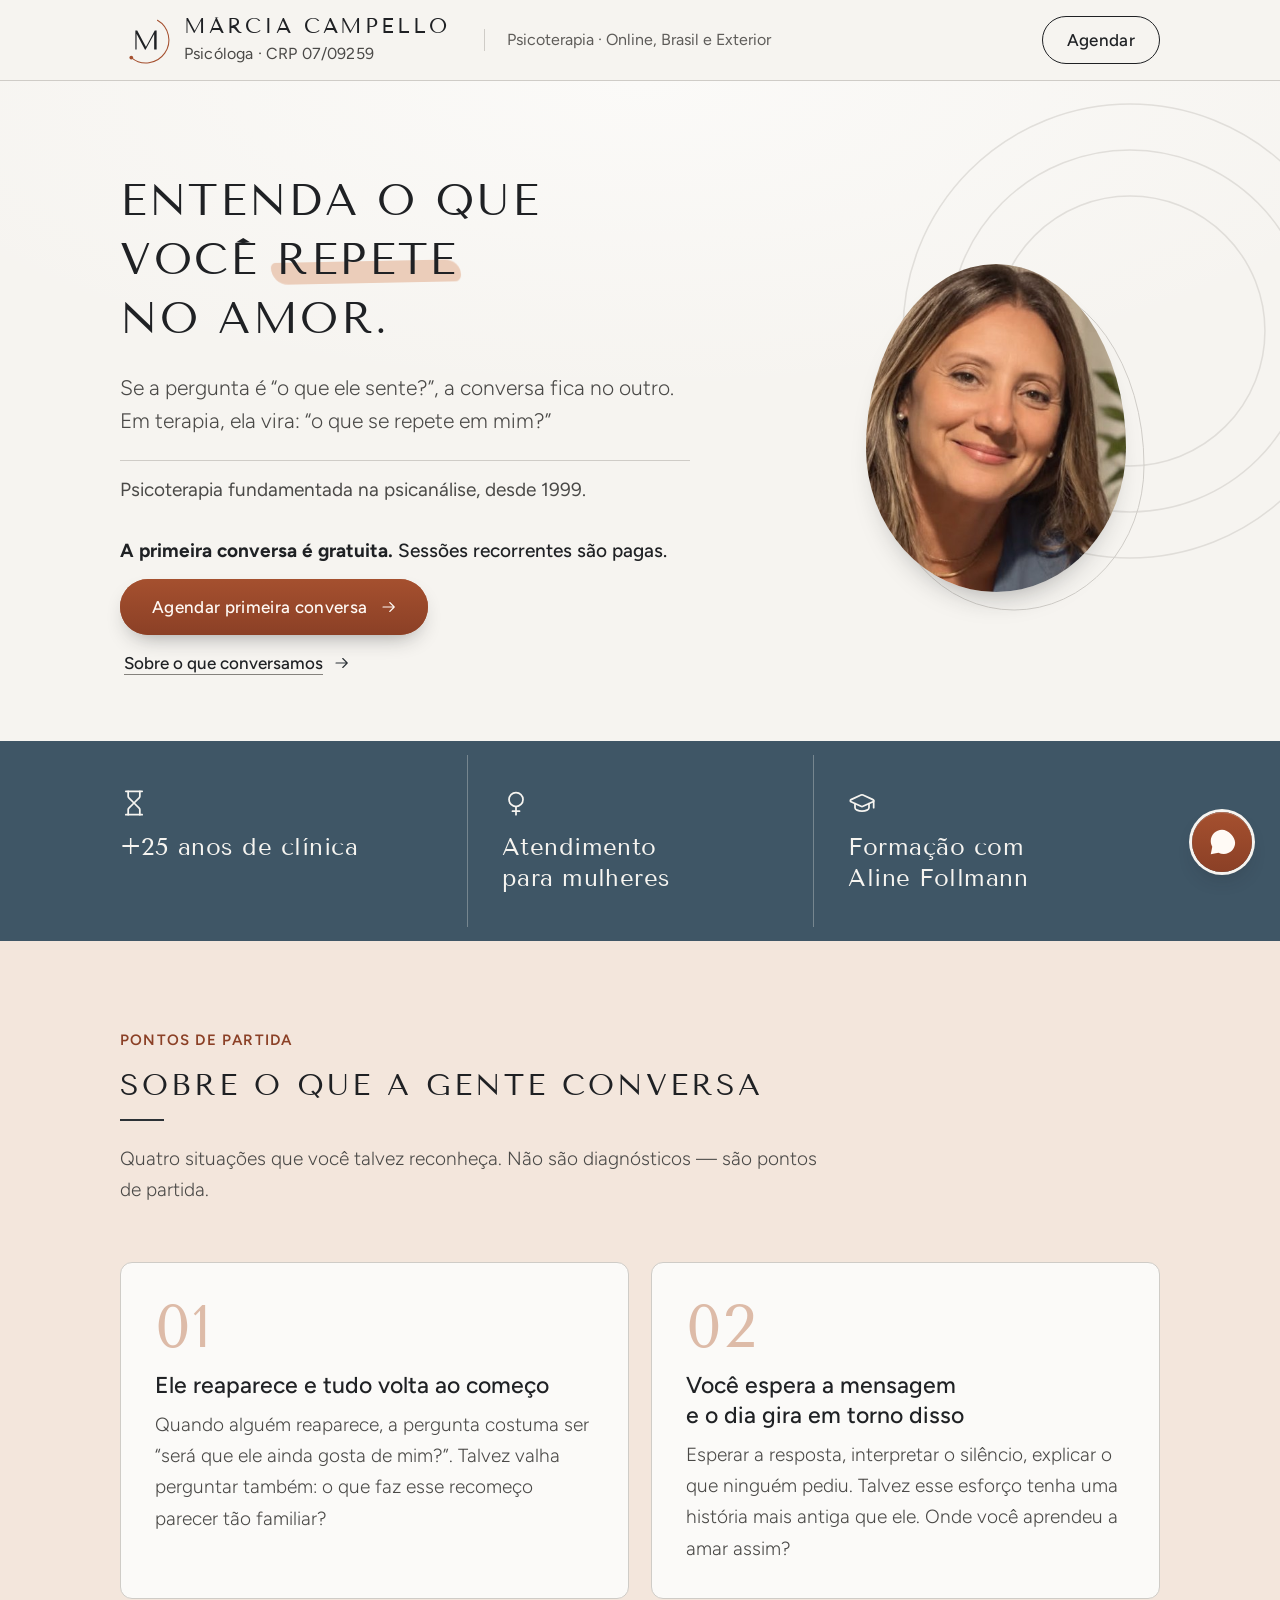
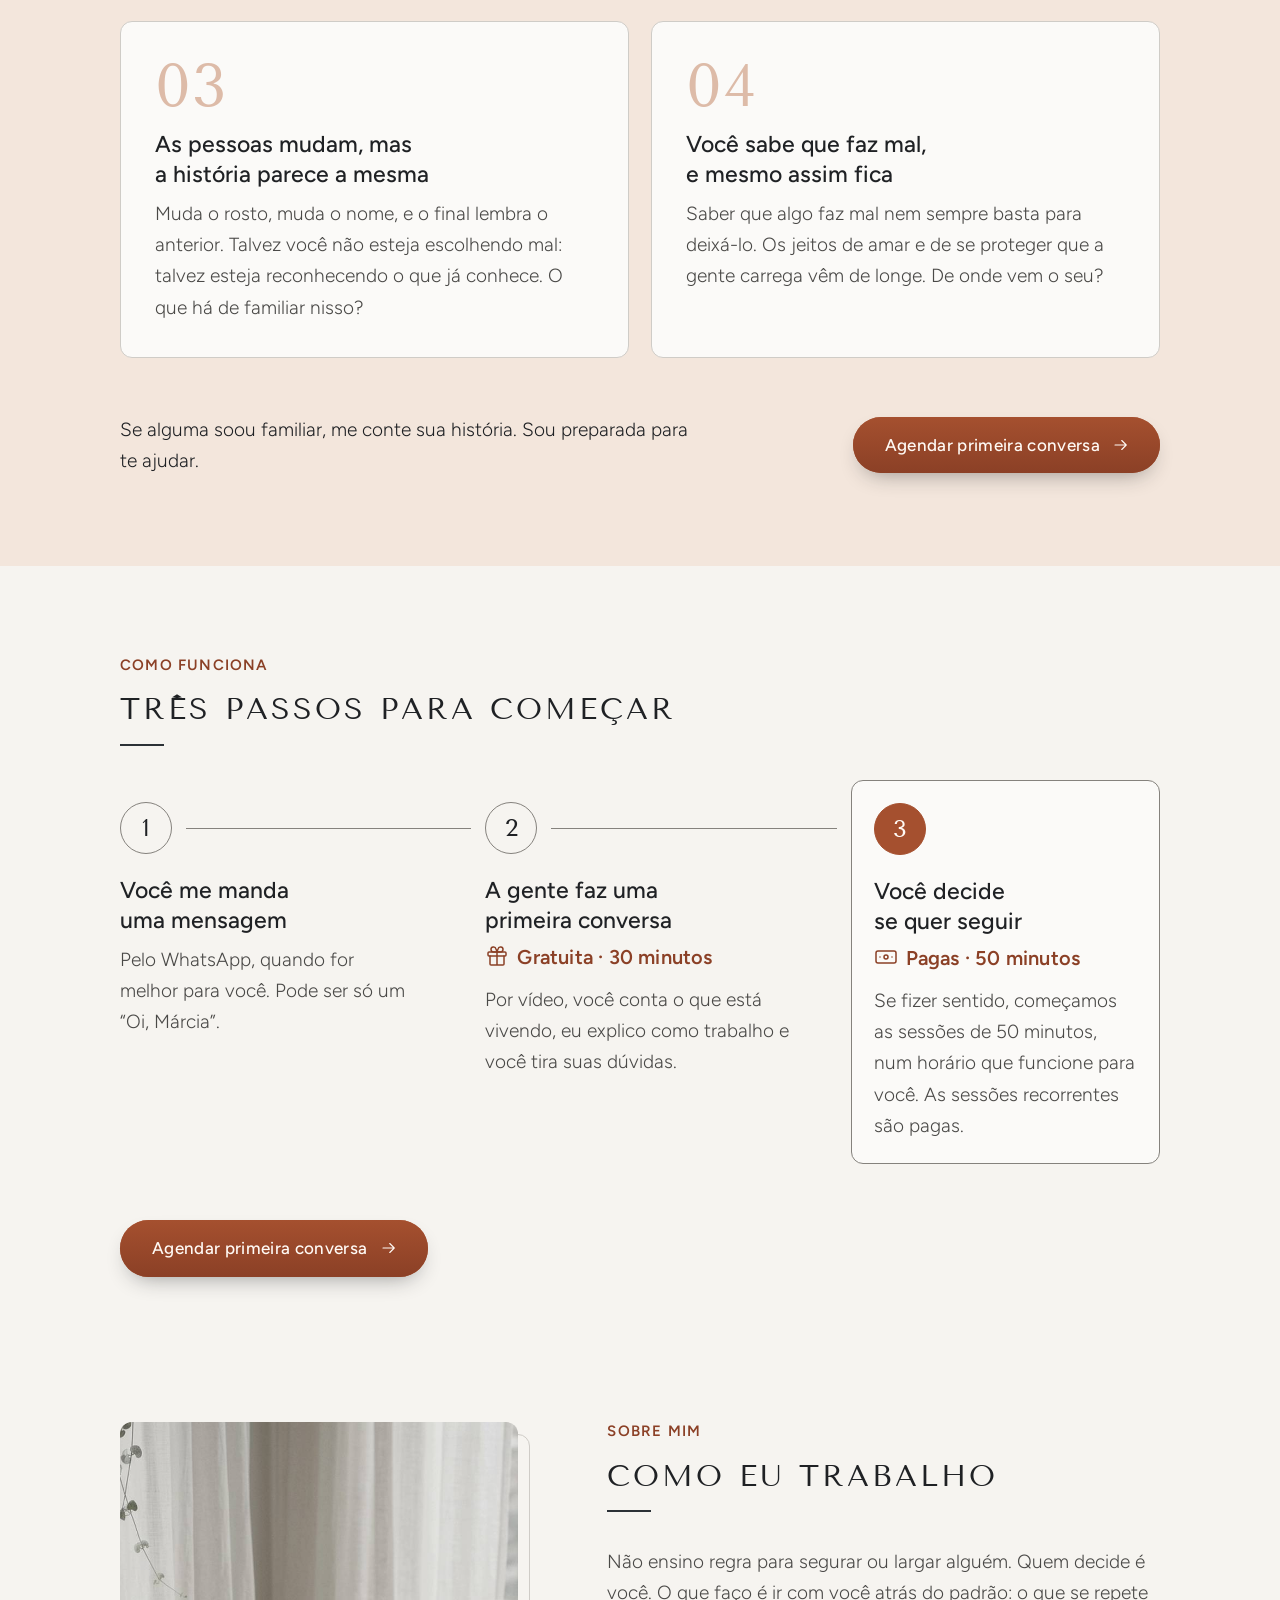
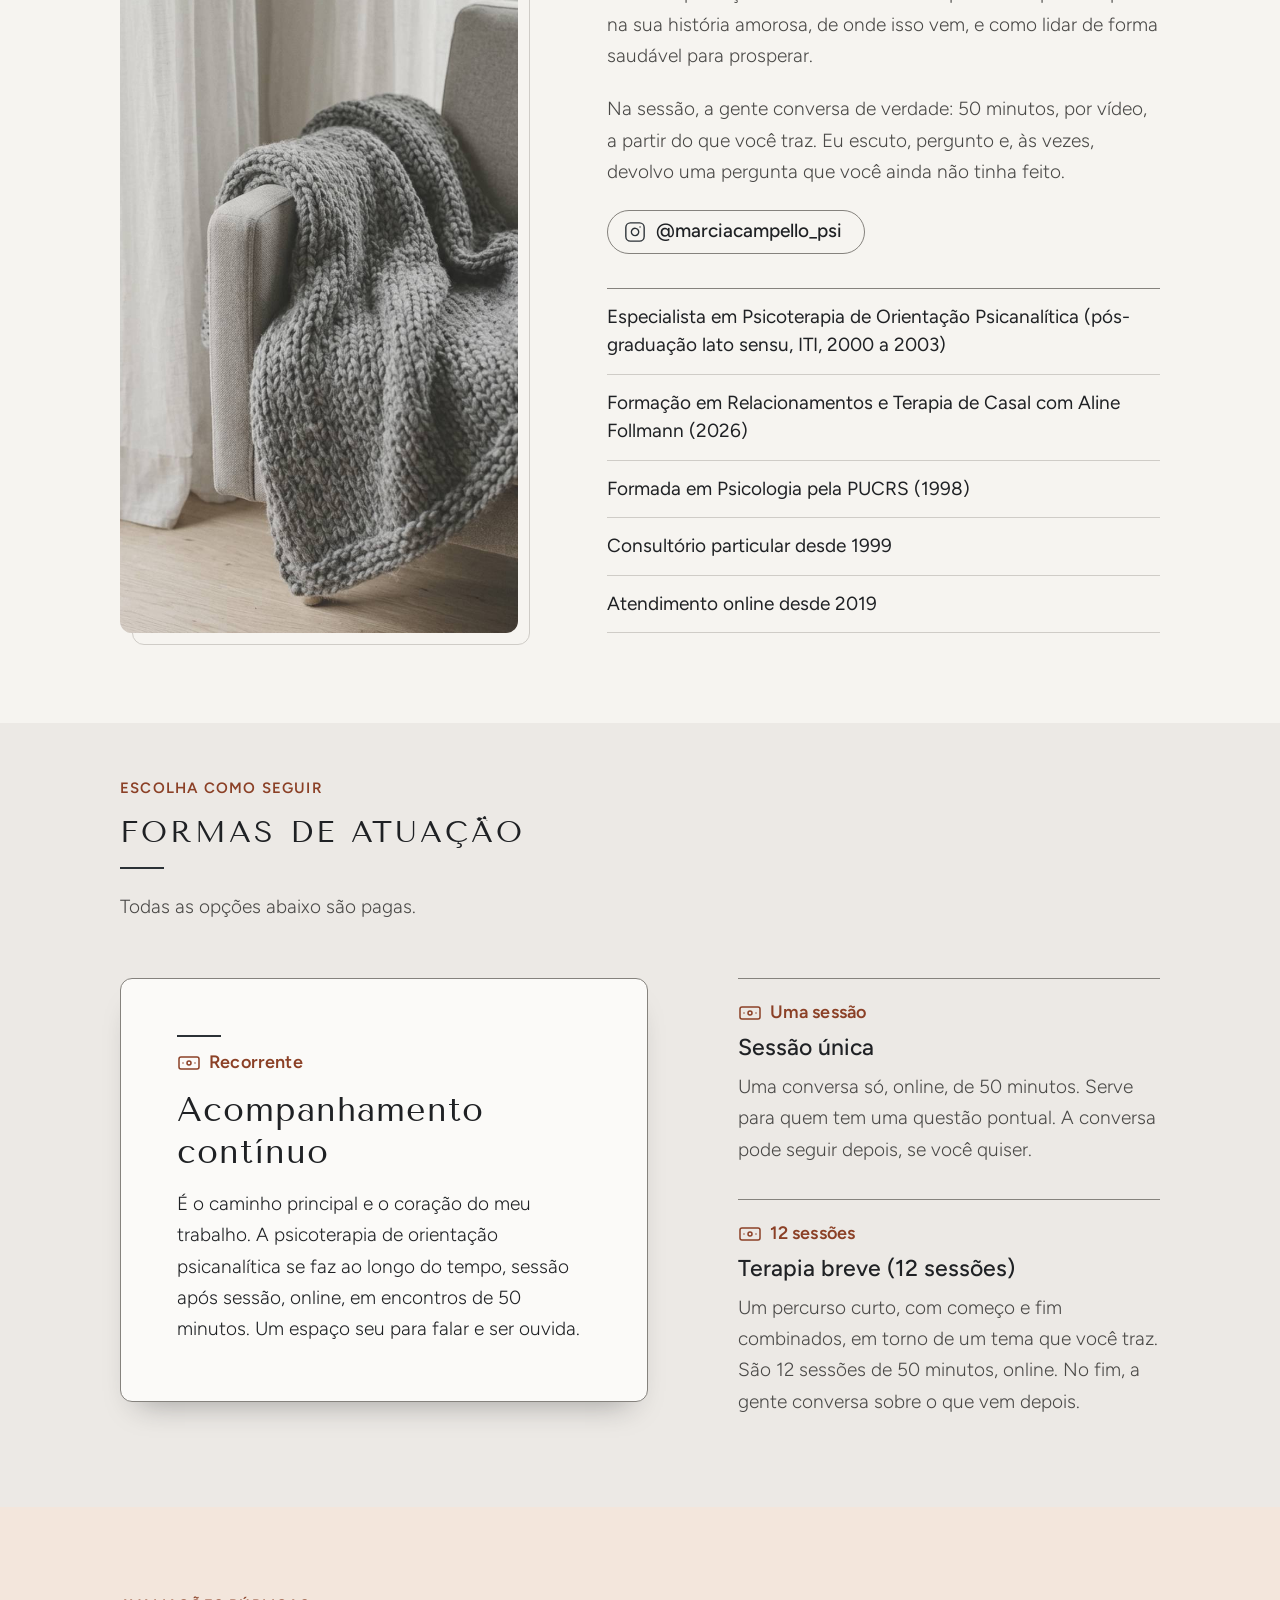
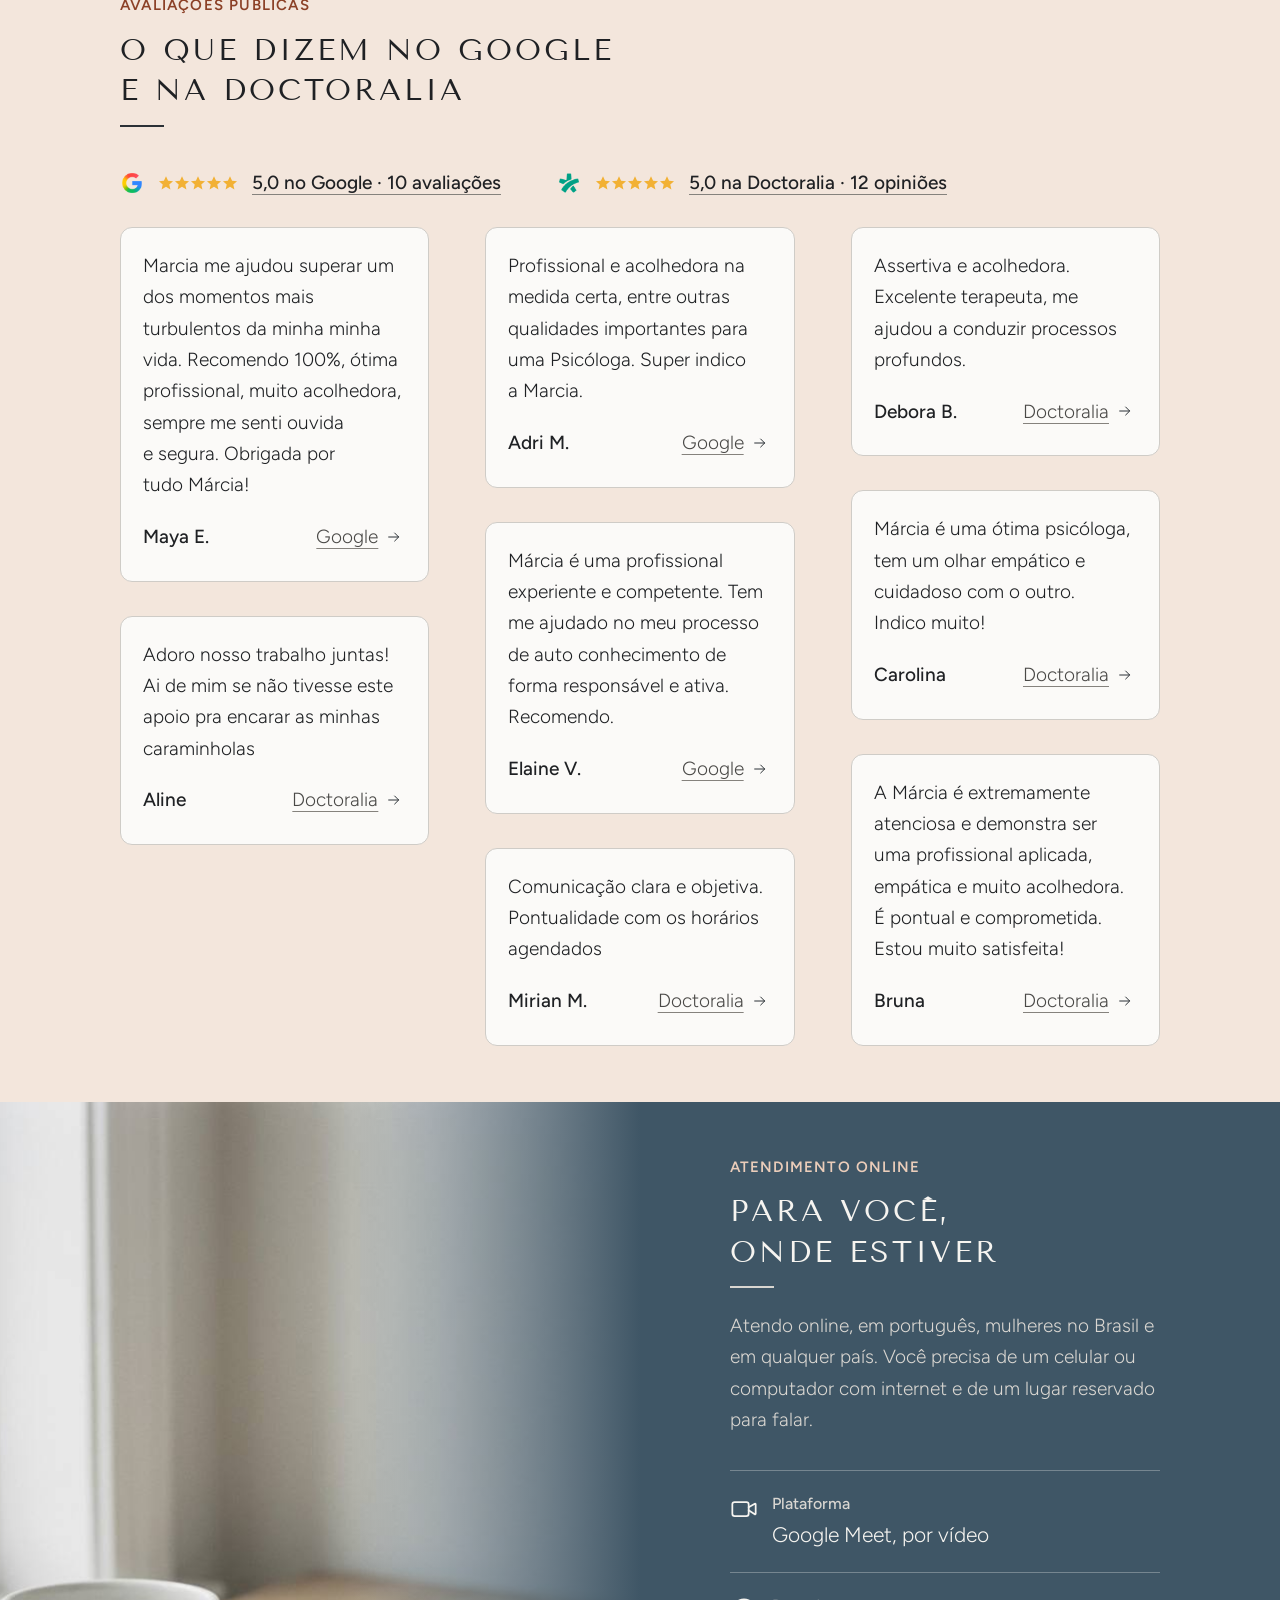
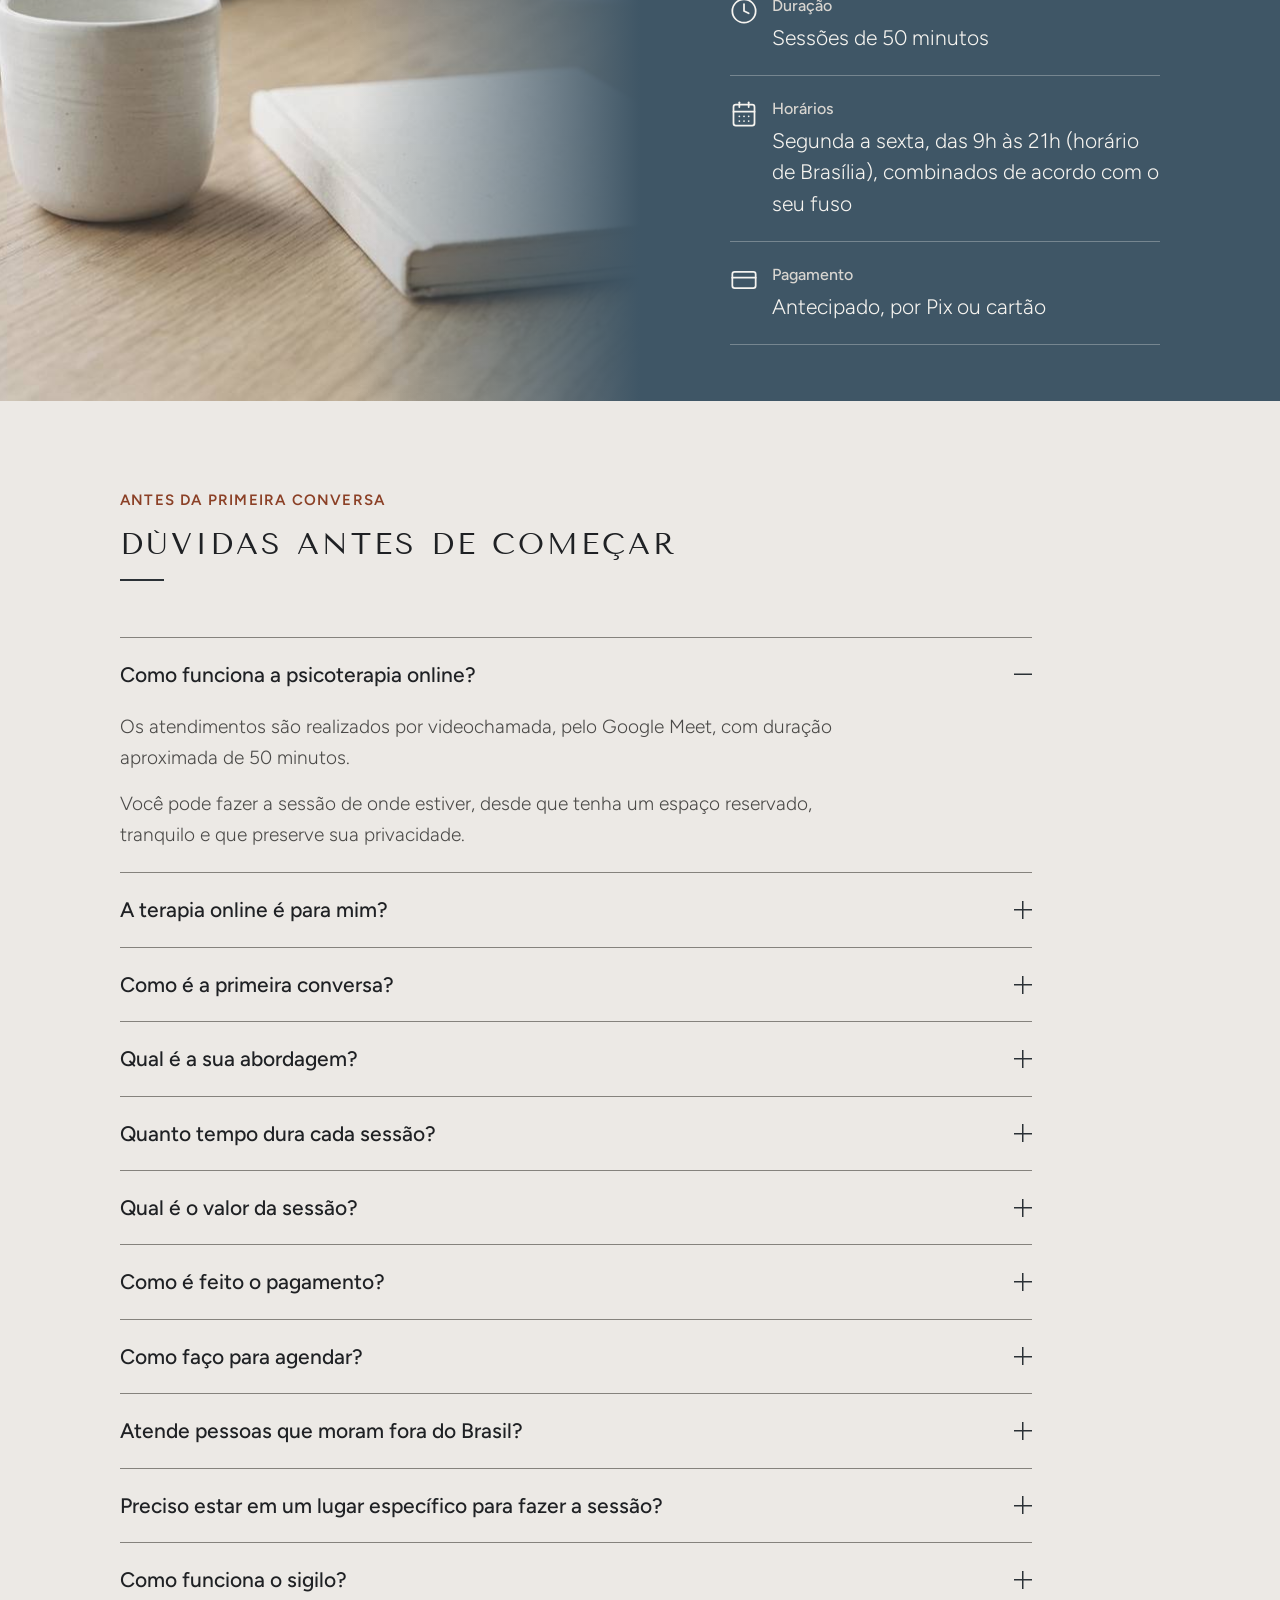
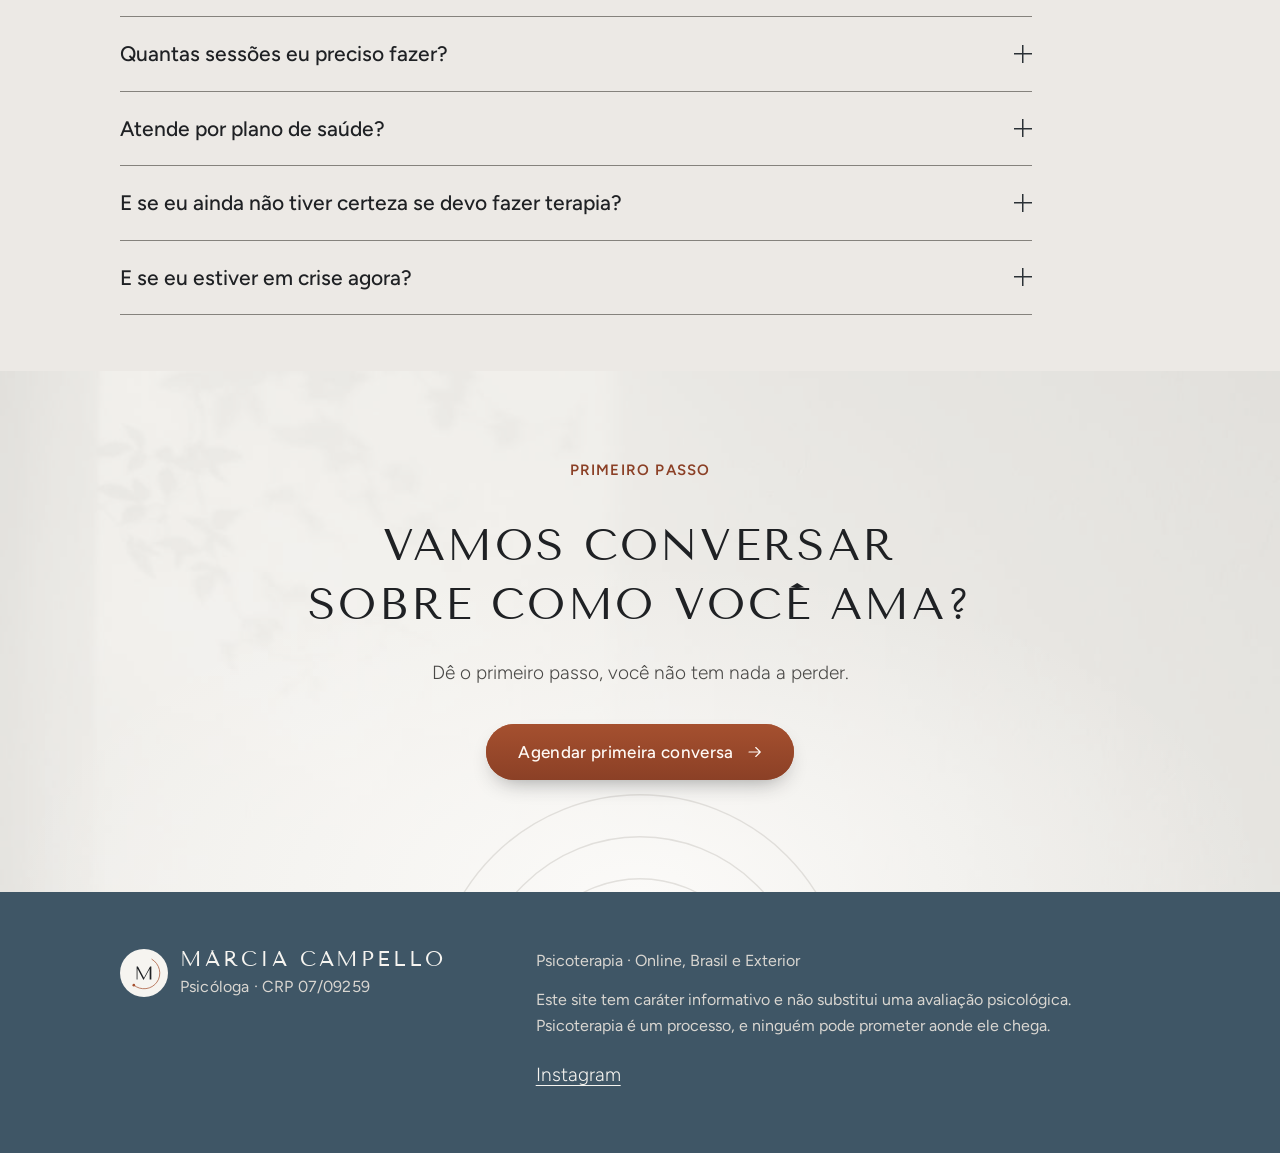
<file: index.html>
<!doctype html>
<html lang="pt-BR">
<head>
<meta charset="utf-8">
<meta name="viewport" content="width=device-width, initial-scale=1">
<title>Márcia Campello, Psicóloga | Orientação psicanalítica</title>
<!--
Função: site da Márcia Campello (psicóloga, CRP 07/09259), página única na espinha do blueprint de LP de médico. Rodadas 1 a 7 (a 7 promoveu a proposta de cores a pagina principal): espinha (header, hero, autoridade, servicos, porque, formas, prova, local, faq, cta-final e rodape; na rodada 7 a faixa de beneficios saiu e o local subiu para antes do faq, a pedido do Felipe, 25/10/2026; a prova saiu na rodada 4 e voltou na 5 com as avaliações públicas do Google e da Doctoralia, a pedido do Felipe, 20/10/2026), mais o widget de WhatsApp. O texto mora em copy.md (um bloco ## chave por pedaço) e o gabarito verifica.py cobra que o que está aqui bate com ele.
Data: 2026-10-25. Icones: Lucide v0.475.0 (licenca ISC), embutidos pelo monta.py. Marca: external/doctors/marcia/wiki/concepts/marca-marcia (tokens.css copiado para assets/tokens.css, copia de deploy, não se edita aqui).
No ar em https://marciacampello.com.br/ (26/10/2026, Felipe: "site aprovado"): sem meta robots, canonical e og no domínio.
-->
<meta name="description" content="Psicóloga Márcia Campello (CRP 07/09259). Psicoterapia de orientação psicanalítica para mulheres que querem entender o amor. Online, Brasil e Exterior.">
<meta name="theme-color" content="#F6F4F0">
<link rel="canonical" href="https://marciacampello.com.br/">
<link rel="icon" type="image/svg+xml" href="assets/favicon.svg">
<link rel="icon" type="image/png" sizes="32x32" href="assets/favicon-32.png">
<link rel="apple-touch-icon" href="assets/favicon-180.png">
<meta property="og:type" content="website">
<meta property="og:locale" content="pt_BR">
<meta property="og:site_name" content="Márcia Campello">
<meta property="og:title" content="Entenda o que você repete no amor | Márcia Campello, Psicóloga">
<meta property="og:description" content="Psicoterapia de orientação psicanalítica, com consultório desde 1999. Márcia Campello, Psicóloga, CRP 07/09259. Online, Brasil e Exterior.">
<meta property="og:url" content="https://marciacampello.com.br/">
<meta property="og:image" content="https://marciacampello.com.br/assets/og-marcia-1200x630.png">
<meta property="og:image:width" content="1200">
<meta property="og:image:height" content="630">
<meta name="twitter:card" content="summary_large_image">
<meta name="twitter:title" content="Entenda o que você repete no amor | Márcia Campello, Psicóloga">
<meta name="twitter:description" content="Psicoterapia de orientação psicanalítica, com consultório desde 1999. Márcia Campello, Psicóloga, CRP 07/09259. Online, Brasil e Exterior.">
<meta name="twitter:image" content="https://marciacampello.com.br/assets/og-marcia-1200x630.png">

<script>(function(w,d,s,l,i){w[l]=w[l]||[];w[l].push({'gtm.start':new Date().getTime(),event:'gtm.js'});var f=d.getElementsByTagName(s)[0],j=d.createElement(s),dl=l!='dataLayer'?'&l='+l:'';j.async=true;j.src='https://www.googletagmanager.com/gtm.js?id='+i+dl;f.parentNode.insertBefore(j,f);})(window,document,'script','dataLayer','GTM-W85V49NV');</script>

<link rel="preload" href="assets/fonts/TenorSans.ttf" as="font" type="font/ttf" crossorigin>
<link rel="preload" href="assets/fonts/Figtree.ttf" as="font" type="font/ttf" crossorigin>
<link rel="stylesheet" href="assets/tokens.css">
<noscript><style>button[data-wa],.wafloat{display:none!important}.sticky{display:flex!important}body{padding-bottom:calc(var(--sticky-h) + env(safe-area-inset-bottom))!important}</style></noscript>
<style>
@font-face{font-family:'Tenor Sans';src:url('assets/fonts/TenorSans.ttf') format('truetype');font-weight:400;font-style:normal;font-display:swap}
@font-face{font-family:'Figtree';src:url('assets/fonts/Figtree.ttf') format('truetype');font-weight:300 900;font-style:normal;font-display:swap}

/* ---------- base ---------- */
*{box-sizing:border-box}
html{-webkit-text-size-adjust:100%;scroll-behavior:smooth;scroll-padding-top:96px;scrollbar-color:var(--marcia-hair-forte) var(--marcia-paper-2)}
body{margin:0;background:var(--marcia-paper);color:var(--marcia-ink);font-family:var(--marcia-body);font-weight:var(--marcia-peso-corpo);font-size:var(--marcia-t-corpo);line-height:var(--marcia-lh-corpo);-webkit-font-smoothing:antialiased;font-synthesis:none;padding-bottom:calc(var(--sticky-h) + env(safe-area-inset-bottom))}
::selection{background:var(--marcia-highlight);color:var(--marcia-ink)}
:focus-visible{outline:3px solid var(--marcia-ink);outline-offset:3px}
img{max-width:100%;height:auto}
svg{display:block}
p{margin:0 0 1.1em;max-width:62ch;text-wrap:pretty}
a{color:var(--marcia-accent-deep);text-underline-offset:.2em;text-decoration-thickness:1px}
button{font:inherit;color:inherit}
:root{
  --sticky-h:76px;
  --site-t-item:23px;          /* degrau proprio do site: titulo de item, entre o corpo (19) e o h2 (22 a 30), a 2px ou mais de cada vizinho */
  --wrap-pad:clamp(16px,4vw,40px);
}
.wrap{max-width:1120px;margin:0 auto;padding:0 var(--wrap-pad)}
.pular{position:absolute;left:-9999px;top:8px;z-index:100;background:var(--marcia-ink);color:var(--marcia-paper);padding:12px 18px;border-radius:var(--marcia-r-campo)}
.pular:focus{left:12px}

/* ---------- tipos ---------- */
h1,h2{margin:0;font-family:var(--marcia-display);font-weight:400;text-transform:uppercase;text-wrap:balance;line-height:var(--marcia-lh-titulo)}
h1{font-size:var(--marcia-t-display);letter-spacing:var(--marcia-track-titulo)}
h2{font-size:var(--marcia-t-h2);letter-spacing:var(--marcia-track-h2)}
h3{margin:0 0 var(--marcia-e-1);font-family:var(--marcia-body);font-weight:var(--marcia-peso-botao);font-size:var(--site-t-item);line-height:1.3;text-wrap:balance}
.lede{font-size:var(--marcia-t-lede);line-height:1.6;color:var(--marcia-ink-2)}
.leg{font-size:var(--marcia-t-legenda);line-height:var(--marcia-lh-legenda);font-weight:var(--marcia-peso-legenda);color:var(--marcia-ink-3)}

/* marca-texto: uma palavra por titulo. Entra uma vez, na carga, e para */
.mt{position:relative;display:inline-block;z-index:0;white-space:nowrap}
.mt::before{content:"";position:absolute;z-index:-1;left:-.12em;right:-.06em;bottom:.1em;height:.5em;background:var(--marcia-highlight);border-radius:.15em .5em .2em .55em;transform:rotate(-1.1deg)}
.js .mt::before{animation:mt-entra 1s .3s var(--marcia-ease) both}
@keyframes mt-entra{from{transform:rotate(-1.1deg) scaleX(0);transform-origin:left center}to{transform:rotate(-1.1deg) scaleX(1);transform-origin:left center}}

/* ---------- botao: capsula terracota, um por dobra ---------- */
.btn{position:relative;isolation:isolate;display:inline-flex;align-items:center;justify-content:center;gap:12px;min-height:var(--marcia-toque);padding:17px 30px 17px 32px;border:0;border-radius:var(--marcia-r-btn);font-family:var(--marcia-body);font-weight:var(--marcia-peso-botao);font-size:var(--marcia-t-botao);line-height:1.3;letter-spacing:.02em;color:var(--marcia-on-accent);background-color:var(--marcia-accent);box-shadow:var(--marcia-sombra-btn);cursor:pointer;text-decoration:none;white-space:nowrap;transition:transform var(--marcia-dur) var(--marcia-ease),box-shadow var(--marcia-dur) var(--marcia-ease)}
.btn::before,.btn::after{content:"";position:absolute;inset:0;border-radius:inherit;z-index:-1}
.btn::before{background:var(--marcia-cta-gradient)}
.btn::after{background:var(--marcia-cta-gradient-hover);opacity:0;transition:opacity var(--marcia-dur) var(--marcia-ease)}
.btn:hover{transform:translateY(-2px);box-shadow:var(--marcia-sombra-btn-hover)}
.btn:hover::after{opacity:1}
.btn .seta-b{width:18px;height:18px;flex:none;transition:transform var(--marcia-dur) var(--marcia-ease)}
.btn:hover .seta-b{transform:translateX(4px)}
@media (max-width:480px){.btn{white-space:normal}}
/* link de apoio: texto em tinta, seta em grafite (um dos dois detalhes de grafite da dobra) */
.link-seta{display:inline-flex;align-items:center;gap:10px;min-height:var(--marcia-toque);padding:0 4px;color:var(--marcia-ink);font-size:var(--marcia-t-botao);font-weight:var(--marcia-peso-botao);line-height:1.2;text-decoration:underline;text-decoration-color:var(--marcia-hair-forte);text-decoration-thickness:1px;text-underline-offset:.3em}
.link-seta:hover{text-decoration-thickness:2px}
.link-seta .seta{width:18px;height:18px;flex:none;color:var(--marcia-graphite);transition:transform var(--marcia-dur) var(--marcia-ease)}
.link-seta:hover .seta{transform:translateX(4px)}
.filete-g{display:block;width:44px;height:2px;margin:var(--marcia-e-2) 0 0;background:var(--marcia-graphite)}

/* ---------- wordmark e header ---------- */
.wm{display:inline-block;--wm:21px;text-decoration:none;color:var(--marcia-ink)}
.wm b{display:block;white-space:nowrap;font-family:var(--marcia-display);font-weight:400;font-size:var(--wm);line-height:1.1;letter-spacing:var(--marcia-track-wordmark);text-transform:uppercase}
.wm span{display:block;margin-top:.4em;font-size:max(var(--marcia-t-legenda),calc(var(--wm) * .5));line-height:1.3;font-weight:var(--marcia-peso-legenda);letter-spacing:.01em;color:var(--marcia-ink-2)}
.topo-site{position:sticky;top:0;z-index:40;background:var(--marcia-paper);border-bottom:1px solid var(--marcia-hair)}
.topo-site .wrap{display:flex;align-items:center;justify-content:space-between;gap:var(--marcia-e-3);padding-top:11px;padding-bottom:11px}
.marca{display:flex;align-items:center;gap:12px;text-decoration:none;min-width:0}
.marca img{width:46px;height:46px;flex:none}
.topo-site .linha{display:none;margin:0;max-width:none;padding-left:var(--marcia-e-3);border-left:1px solid var(--marcia-hair);color:var(--marcia-ink-3);font-size:var(--marcia-t-legenda);line-height:1.4;font-weight:var(--marcia-peso-legenda)}
.topo-site .btn-linha{display:none}
.btn-linha{align-items:center;min-height:var(--marcia-toque);padding:9px 24px;border:1px solid var(--marcia-ink);border-radius:var(--marcia-r-btn);background:transparent;color:var(--marcia-ink);font-family:var(--marcia-body);font-weight:var(--marcia-peso-botao);font-size:var(--marcia-t-botao);letter-spacing:.02em;cursor:pointer;transition:background var(--marcia-dur) var(--marcia-ease),color var(--marcia-dur) var(--marcia-ease)}
.btn-linha:hover{background:var(--marcia-ink);color:var(--marcia-paper)}

/* ---------- hero ---------- */
.hero{position:relative;overflow:hidden;padding:var(--marcia-e-4) 0 var(--marcia-e-6)}
.hero .glow{position:absolute;inset:0 0 auto 0;height:75%;background:radial-gradient(90% 90% at 50% 0%,var(--marcia-surface) 0%,transparent 70%);pointer-events:none}
.aneis{position:absolute;pointer-events:none;opacity:.55}
.aneis circle{fill:none;stroke:var(--marcia-line);stroke-width:1}
.hero .aneis{right:-150px;top:-40px;width:340px;height:340px}
.hero .wrap{position:relative;display:grid;gap:var(--marcia-e-3)}
.hero h1{max-width:20ch}
.hero .lede{margin:var(--marcia-e-3) 0 0;max-width:30em}
.hero .cred{margin:var(--marcia-e-3) 0 0;padding-top:var(--marcia-e-2);border-top:1px solid var(--marcia-hair);max-width:34em;color:var(--marcia-ink-2);font-size:var(--marcia-t-corpo);font-weight:var(--marcia-peso-legenda);line-height:1.55}
.hero .oferta{margin:var(--marcia-e-4) 0 0;color:var(--marcia-ink);font-size:var(--marcia-t-corpo);font-weight:var(--marcia-peso-botao);line-height:1.4}
.hero .oferta strong{font-weight:700}
.hero .acoes{display:flex;flex-wrap:wrap;align-items:center;gap:6px 28px;margin-top:var(--marcia-e-2)}
/* celular: o rosto vem antes do H1 (order:-1), de 150px de largura (rodada 7; era 120px), alinhado a esquerda com o texto. Desktop volta ao lado (order:0) */
.moldura{position:relative;order:-1;width:150px;height:191px;justify-self:start}
.moldura .contorno{position:absolute;left:0;top:0;width:150px;height:191px;overflow:visible;pointer-events:none;z-index:0}
.moldura .contorno path{fill:none;stroke:var(--marcia-line);stroke-width:1;stroke-linecap:round}
.moldura .contorno.d{display:none}
.retrato{position:relative;z-index:1;width:150px;height:191px;border-radius:var(--marcia-r-foto);overflow:hidden;box-shadow:var(--marcia-sombra-foto);background:var(--marcia-paper-2)}
.retrato img{display:block;width:100%;height:100%;object-fit:cover;object-position:50% 22%}

/* ---------- servicos ---------- */
.servicos{background:var(--marcia-paper-2);padding:var(--marcia-e-6) 0}
.servicos .cab{max-width:38em}
.servicos .cab p{margin:var(--marcia-e-3) 0 0;color:var(--marcia-ink-2)}
.itens{list-style:none;margin:var(--marcia-e-5) 0 0;padding:0;display:grid;gap:var(--marcia-e-4) var(--marcia-e-5)}
.item{padding-top:var(--marcia-e-3);border-top:1px solid var(--marcia-hair-forte)}
.item p{margin:0;color:var(--marcia-ink-2)}
.servicos .fecho{margin-top:var(--marcia-e-5);display:grid;gap:var(--marcia-e-3);justify-items:start}
.servicos .fecho p{margin:0;max-width:34em}
/* o .reveal nasce visivel: so some depois que o script confirma que roda */
.reveal{transition:opacity .7s var(--marcia-ease),transform .7s var(--marcia-ease)}
.js .reveal:not(.in){opacity:0;transform:translateY(10px)}

/* ---------- autoridade: 3 fatos dela, logo abaixo do hero, cada um com seu icone (Lucide, traco fino). Fonte de titulo (Tenor Sans), papel com regua.
   Sem numero grande: "+25 anos" tem o mesmo tamanho da frase, para nao virar o molde de metrica (numero grande, rotulo pequeno) ---------- */
.autoridade{border-top:1px solid var(--marcia-hair);border-bottom:1px solid var(--marcia-hair);padding:var(--marcia-e-1) 0}
.autoridade ul{list-style:none;margin:0;padding:0;display:grid}
.autoridade li{padding:var(--marcia-e-3) 0;border-top:1px solid var(--marcia-hair);font-family:var(--marcia-display);font-size:clamp(20px,2vw,24px);line-height:1.3;letter-spacing:.02em;color:var(--marcia-ink);text-wrap:balance;display:flex;align-items:center;gap:var(--marcia-e-2)}
.autoridade li:first-child{border-top:0}
.ico{width:28px;height:28px;flex:none}

/* ---------- porque: titulo de um lado, voz e credenciais do outro, credencial em regua ---------- */
.porque{padding:var(--marcia-e-5) 0 var(--marcia-e-6)}
.porque .wrap{display:grid;gap:var(--marcia-e-4)}
.porque .texto p{margin:0 0 var(--marcia-e-3);max-width:34em;color:var(--marcia-ink-2)}
.redes{margin-top:var(--marcia-e-3)}
.ig{display:inline-flex;align-items:center;gap:10px;min-height:var(--marcia-toque);padding:0 22px 0 16px;border:1px solid var(--marcia-hair-forte);border-radius:var(--marcia-r-btn);color:var(--marcia-ink);font-weight:var(--marcia-peso-botao);line-height:1.3;text-decoration:none;transition:background var(--marcia-dur) var(--marcia-ease),color var(--marcia-dur) var(--marcia-ease)}
.ig .ico{width:22px;height:22px;color:var(--marcia-graphite)}
.ig:hover{background:var(--marcia-ink);color:var(--marcia-paper)}
.ig:hover .ico{color:var(--marcia-paper)}
.creds{list-style:none;margin:0;padding:0;border-top:1px solid var(--marcia-hair-forte);max-width:34em}
.creds li{padding:var(--marcia-e-2) 0;border-bottom:1px solid var(--marcia-hair);color:var(--marcia-ink);font-weight:var(--marcia-peso-legenda);line-height:1.5}

/* ---------- formas: tres formas de atuacao, o acompanhamento continuo em destaque ---------- */
.formas{border-top:1px solid var(--marcia-hair);padding:var(--marcia-e-5) 0 var(--marcia-e-6)}
.formas .cab{max-width:38em}
.formas-lista{list-style:none;margin:var(--marcia-e-5) 0 0;padding:0;display:grid;gap:var(--marcia-e-4)}
.forma p{margin:0;max-width:34em;color:var(--marcia-ink-2)}
.forma:not(.principal){padding-top:var(--marcia-e-3);border-top:1px solid var(--marcia-hair-forte)}
.principal{padding:var(--marcia-e-4);background:var(--marcia-surface);border:1px solid var(--marcia-hair-forte);border-radius:var(--marcia-r-campo);box-shadow:var(--marcia-sombra-foto)}
.principal h3{margin:var(--marcia-e-2) 0 var(--marcia-e-2);font-family:var(--marcia-display);font-weight:400;font-size:clamp(26px,3vw,34px);letter-spacing:.03em;line-height:1.25}
.principal p{color:var(--marcia-ink)}
.principal .filete-g{margin:0}
.passo-tipo,.forma-tipo{display:flex;align-items:flex-start;gap:8px;width:max-content;max-width:100%;margin:0 0 var(--marcia-e-2);font-weight:600;line-height:1.3;letter-spacing:.01em;color:var(--marcia-accent-deep)}
.passo-tipo{font-size:20px}
.forma-tipo{font-size:18px;margin-bottom:var(--marcia-e-1)}
.passo-tipo .tipo-icone,.forma-tipo .tipo-icone{width:24px;height:24px;flex:none}
.passo-tipo>span,.forma-tipo>span{min-width:0}
.formas-aviso{margin:var(--marcia-e-3) 0 0;color:var(--marcia-ink-2)}
.principal .forma-tipo{margin-top:var(--marcia-e-2)}

/* ---------- prova: o que dizem no Google e na Doctoralia. Texto literal, nome e inicial, sem data. Sem cartao: regua em cima de cada fala.
   Celular: faixa que rola para o lado com a proxima fala aparecendo e uma dica escrita. Desktop: tres colunas, tudo a vista ---------- */
.prova{background:var(--marcia-paper-2);padding:var(--marcia-e-6) 0 var(--marcia-e-5)}
.prova .cab{max-width:38em}
.resumo{list-style:none;margin:var(--marcia-e-4) 0 0;padding:0;display:grid;gap:var(--marcia-e-1)}
.resumo a{display:inline-flex;align-items:center;flex-wrap:wrap;gap:4px 14px;min-height:var(--marcia-toque);color:var(--marcia-ink);font-weight:var(--marcia-peso-botao);text-decoration:underline;text-decoration-color:var(--marcia-hair-forte);text-decoration-thickness:1px;text-underline-offset:.25em}
.resumo a:hover{text-decoration-color:var(--marcia-ink)}
.estrelas{width:80px;height:16px;flex:none;color:var(--marcia-star)}
.resumo .logo{width:24px;height:24px;flex:none}
.dica{display:flex;align-items:center;gap:8px;margin:var(--marcia-e-3) 0 var(--marcia-e-1);color:var(--marcia-ink-2)}
.dica svg{width:16px;height:16px;flex:none;color:var(--marcia-graphite)}
.rolagem{margin:0 calc(var(--wrap-pad) * -1);padding:0 var(--wrap-pad) var(--marcia-e-2);overflow-x:auto;scroll-snap-type:x mandatory;scroll-padding-inline:var(--wrap-pad);scrollbar-width:thin;scrollbar-color:var(--marcia-hair-forte) transparent}
.avals{list-style:none;margin:0;padding:0;display:flex;gap:var(--marcia-e-4)}
.aval{flex:0 0 min(82%,340px);scroll-snap-align:start;display:flex;flex-direction:column;justify-content:space-between;gap:var(--marcia-e-2);padding-top:var(--marcia-e-3);border-top:1px solid var(--marcia-hair-forte)}
.aval blockquote{margin:0}
.aval p{margin:0;max-width:none;color:var(--marcia-ink)}
.quem{display:flex;align-items:center;justify-content:space-between;gap:var(--marcia-e-2)}
.nome{font-weight:var(--marcia-peso-botao);color:var(--marcia-ink)}
.quem a{display:inline-flex;align-items:center;gap:8px;min-height:var(--marcia-toque);padding:0 4px;color:var(--marcia-ink-2);text-decoration:underline;text-decoration-color:var(--marcia-hair-forte);text-underline-offset:.25em}
.quem a:hover{color:var(--marcia-ink);text-decoration-color:var(--marcia-ink)}
.quem a svg{width:16px;height:16px;flex:none;color:var(--marcia-graphite)}

/* ---------- faq: details/summary, funciona sem JavaScript. Linha de 44px ou mais ---------- */
.faq{padding:var(--marcia-e-6) 0 var(--marcia-e-5)}
.faq .lista{margin-top:var(--marcia-e-5);max-width:48em;border-bottom:1px solid var(--marcia-hair-forte)}
.faq details{border-top:1px solid var(--marcia-hair-forte)}
.faq summary{display:flex;align-items:center;justify-content:space-between;gap:var(--marcia-e-3);min-height:var(--marcia-toque);padding:var(--marcia-e-3) 0;cursor:pointer;list-style:none;font-size:var(--marcia-t-lede);font-weight:var(--marcia-peso-botao);line-height:1.4;color:var(--marcia-ink)}
.faq summary::-webkit-details-marker{display:none}
.faq summary::after{content:"";flex:none;width:18px;height:18px;color:var(--marcia-graphite);background:linear-gradient(currentColor,currentColor) center/100% 1.5px no-repeat,linear-gradient(currentColor,currentColor) center/1.5px 100% no-repeat;transition:transform var(--marcia-dur) var(--marcia-ease)}
.faq details[open] summary::after{background:linear-gradient(currentColor,currentColor) center/100% 1.5px no-repeat;transform:rotate(180deg)}
.faq summary:hover{color:var(--marcia-accent-deep)}
.faq details p{margin:0;padding:0 0 var(--marcia-e-2);max-width:38em;color:var(--marcia-ink-2)}
.faq details p:last-of-type{padding-bottom:var(--marcia-e-3)}

/* ---------- local: online, Brasil e exterior ---------- */
.local{background:var(--marcia-paper-2);padding:var(--marcia-e-5) 0}
.local .wrap{display:grid;gap:var(--marcia-e-4)}
.local .cab p{margin:var(--marcia-e-3) 0 0;max-width:34em;color:var(--marcia-ink-2)}
.local dl{margin:0;border-bottom:1px solid var(--marcia-hair-forte)}
.local .linha-l{display:grid;grid-template-columns:auto minmax(0,1fr);column-gap:var(--marcia-e-2);row-gap:4px;align-items:start;padding:var(--marcia-e-3) 0;border-top:1px solid var(--marcia-hair-forte)}
.local .linha-l .ico{grid-row:1 / span 2;margin-top:2px}
.local dt{font-size:var(--marcia-t-legenda);font-weight:var(--marcia-peso-botao);line-height:1.4;color:var(--marcia-ink-3)}
.local dd{margin:0;font-size:var(--marcia-t-lede);line-height:1.5;color:var(--marcia-ink)}

/* ---------- cta-final: fecha a descida, mesma gramatica do hero (glow e aneis) ---------- */
.cta-final{position:relative;overflow:hidden;text-align:center;padding:var(--marcia-e-6) 0 calc(var(--marcia-e-6) + var(--marcia-e-3))}
.cta-final .glow{position:absolute;inset:0;background:radial-gradient(70% 90% at 50% 100%,var(--marcia-surface) 0%,transparent 70%);pointer-events:none}
.cta-final .aneis{left:50%;bottom:-320px;width:420px;height:420px;margin-left:-210px}
.cta-final .wrap{position:relative;display:grid;justify-items:center;gap:var(--marcia-e-3)}
.cta-final h2{font-size:var(--marcia-t-display);letter-spacing:var(--marcia-track-titulo);max-width:18em}
.cta-final p{margin:0;max-width:34em;color:var(--marcia-ink-2)}
.cta-final .btn{margin-top:var(--marcia-e-2)}

/* ---------- rodape ---------- */
.rodape{border-top:1px solid var(--marcia-hair);padding:var(--marcia-e-5) 0 var(--marcia-e-5)}
.rodape .wrap{display:grid;gap:var(--marcia-e-3)}
.rodape .id{display:grid;gap:var(--marcia-e-2);align-content:start}
.rodape .esp{color:var(--marcia-ink-2)}
.rodape .marca img{width:40px;height:40px}
.rodape p{margin:0;max-width:52em}
.ig-rodape{display:inline-flex;align-items:center;min-height:var(--marcia-toque)}

/* ---------- float (desktop) e sticky (mobile) ---------- */
.sticky{position:fixed;left:0;right:0;bottom:0;z-index:50;display:flex;justify-content:center;background:var(--marcia-paper);border-top:1px solid var(--marcia-hair);padding:10px 16px calc(10px + env(safe-area-inset-bottom));box-shadow:0 -12px 24px -18px rgba(31,33,36,.35)}
.sticky .btn{min-width:min(100%,300px)}

@media (min-width:880px){
  body{padding-bottom:0}
  .sticky{display:none}
  .topo-site .wrap{padding-top:14px;padding-bottom:14px}
  .topo-site .btn-linha{display:inline-flex}
  .marca img{width:52px;height:52px}
  .hero{padding:var(--marcia-e-6) 0 var(--marcia-e-5)}
  .hero .aneis{right:-80px;top:20px;width:460px;height:460px}
  .hero .wrap{grid-template-columns:minmax(0,1.2fr) minmax(0,.8fr);gap:var(--marcia-e-6);align-items:center}
  .moldura{order:0;width:260px;height:328px;justify-self:end;margin-right:var(--marcia-e-4)}
  .moldura .contorno.m{display:none}
  .moldura .contorno.d{display:block;width:260px;height:328px}
  .retrato{width:260px;height:328px}
  .itens{grid-template-columns:repeat(2,minmax(0,1fr))}
  .autoridade ul{grid-template-columns:repeat(3,minmax(0,1fr))}
  .autoridade li{flex-direction:column;align-items:flex-start;padding:var(--marcia-e-4) var(--marcia-e-4);border-top:0;border-left:1px solid var(--marcia-hair)}
  .autoridade li:first-child{border-left:0;padding-left:0}
  .formas-lista{grid-template-columns:minmax(0,1.25fr) minmax(0,1fr);grid-template-rows:auto auto;column-gap:var(--marcia-e-6);row-gap:var(--marcia-e-4);align-items:start}
  .principal{grid-row:1 / span 2;padding:var(--marcia-e-5)}
  .resumo{display:flex;flex-wrap:wrap;gap:0 var(--marcia-e-5)}
  .dica{display:none}
  .rolagem{margin:var(--marcia-e-3) 0 0;padding:0;overflow:visible}
  .avals{display:block;columns:3;column-gap:var(--marcia-e-5)}
  .aval{break-inside:avoid;margin-bottom:var(--marcia-e-4)}
  .local .wrap{grid-template-columns:minmax(0,1fr) minmax(0,1.1fr);gap:var(--marcia-e-6);align-items:start}
  .rodape .wrap{grid-template-columns:auto minmax(0,1fr);gap:var(--marcia-e-6);align-items:start}
  .porque .cab{grid-area:cab}
  .porque .texto{grid-area:texto}
  .porque .creds{grid-area:creds}
  .porque .wrap{grid-template-columns:minmax(0,.8fr) minmax(0,1.2fr);grid-template-areas:"cab texto" "creds texto";grid-template-rows:auto 1fr;column-gap:var(--marcia-e-6);row-gap:var(--marcia-e-5);align-items:start}
  .servicos .fecho{grid-template-columns:minmax(0,1fr) auto;align-items:center;gap:var(--marcia-e-5)}
}
@media (min-width:1060px){
  .topo-site .linha{display:block}
  .topo-site .wrap{gap:var(--marcia-e-4)}
  .topo-site .marca{flex:none}
  .topo-site .linha{flex:1;max-width:30em;margin-right:auto}
}
@media (max-width:359px){.wm{--wm:17px}.marca img{width:40px;height:40px}.btn{padding-left:22px;padding-right:22px}}
@media (prefers-reduced-motion:reduce){
  html{scroll-behavior:auto}
  *,*::before,*::after{animation-duration:.01ms!important;animation-delay:0s!important;transition-duration:.01ms!important}
  .js .reveal:not(.in){opacity:1;transform:none}
}
/* ==========================================================================
   FAIXAS DE COR E IMAGENS (proposta do Felipe de 24/10/2026, aprovada em 25/10/2026, hoje a pagina principal).
   Ritmo de faixas: papel (hero) > AZUL > argila > papel > cinza > argila > AZUL > cinza > papel > AZUL.
   Grafite nunca e fundo (veto da Marcia, 12/10). Terracota nunca e fundo: o botao e a unica mancha quente forte.
   Azul do sofa: fundo de faixa em ate 3 areas. Tokens (argila, texto sobre o azul) moram no tokens.css da marca.
   ========================================================================== */

/* ---------- rotulo pequeno acima de cada H2: Figtree 15px, caixa-alta espacada ---------- */
.rotulo{display:block;margin:0 0 var(--marcia-e-2);font-family:var(--marcia-body);font-size:var(--marcia-t-rotulo);font-weight:600;line-height:1.3;letter-spacing:var(--marcia-track-rotulo);text-transform:uppercase;color:var(--marcia-accent-deep)}
.local .rotulo{color:var(--marcia-highlight)}

/* ---------- imagens ambiente: decorativas, dessaturadas, sem pessoa ---------- */
.amb{position:relative;margin:0;overflow:hidden;border-radius:var(--marcia-r-campo);background:var(--marcia-paper-2)}
.amb img{position:absolute;inset:0;display:block;width:100%;height:100%;max-width:none;object-fit:cover}

/* ---------- autoridade: faixa azul logo abaixo do hero ---------- */
.autoridade{background:var(--marcia-blue);border:0;padding:var(--marcia-e-2) 0}
.autoridade li{color:var(--marcia-on-blue);border-top-color:var(--marcia-blue-line)}

/* ---------- servicos: argila, quatro cartoes numerados ---------- */
.servicos{background:var(--marcia-clay)}
.itens{counter-reset:serv;gap:var(--marcia-e-3)}
.item{counter-increment:serv;padding:var(--marcia-e-4);background:var(--marcia-surface);border:1px solid var(--marcia-hair);border-radius:var(--marcia-r-campo)}
.item::before{content:counter(serv,decimal-leading-zero);content:counter(serv,decimal-leading-zero) / "";display:block;margin-bottom:var(--marcia-e-2);font-family:var(--marcia-display);font-size:clamp(44px,5vw,60px);line-height:1;letter-spacing:.02em;color:var(--marcia-clay-deep)}

/* ---------- porque: papel, imagem vertical numa coluna ---------- */
.porque .amb{height:clamp(150px,42vw,230px)}
.porque .amb img{object-position:50% 62%}

/* ---------- formas: cinza ---------- */
.formas{background:var(--marcia-paper-2);border-top:0}

/* ---------- prova: argila, avaliacoes em cartao ---------- */
.prova{background:var(--marcia-clay)}
.aval{padding:var(--marcia-e-3);background:var(--marcia-surface);border:1px solid var(--marcia-hair);border-radius:var(--marcia-r-campo)}

/* ---------- faq: cinza ---------- */
.faq{background:var(--marcia-paper-2)}

/* ---------- como-funciona: papel, apos servicos. Tres passos com numero em circulo fino
   e um fio entre os circulos. Celular: coluna, circulo a esquerda. Desktop: tres colunas, o fio corre na horizontal ---------- */
.como-funciona{background:var(--marcia-paper);padding:var(--marcia-e-6) 0}
.como-funciona .cab{max-width:38em}
.passos{list-style:none;margin:var(--marcia-e-5) 0 0;padding:0;display:grid;gap:0}
.passo{position:relative;display:grid;grid-template-columns:52px minmax(0,1fr);column-gap:var(--marcia-e-3);padding-bottom:var(--marcia-e-4)}
.passo:last-child{padding-bottom:0}
.passo .num{grid-row:1 / span 2;display:flex;align-items:center;justify-content:center;width:52px;height:52px;border:1px solid var(--marcia-hair-forte);border-radius:50%;font-family:var(--marcia-display);font-size:24px;line-height:1;color:var(--marcia-ink);background:var(--marcia-paper)}
.passo:not(:last-child)::after{content:"";position:absolute;left:26px;top:60px;bottom:8px;width:1px;background:var(--marcia-hair-forte)}
.passo h3{margin:6px 0 var(--marcia-e-1)}
.passo p{margin:0;color:var(--marcia-ink-2)}
.passo.passo-pago{padding:var(--marcia-e-3);background:var(--marcia-surface);border:1px solid var(--marcia-hair-forte);border-radius:var(--marcia-r-campo)}
.passo:nth-child(n+2) .num{grid-row:1 / span 3}
.passo h3,.passo .passo-tipo,.passo p{grid-column:2}
.passo-pago .num{color:var(--marcia-on-accent);background:var(--marcia-accent);border-color:var(--marcia-accent)}
.como-funciona .btn{margin-top:var(--marcia-e-5)}

/* ---------- local: split azul com a imagem da xicara ---------- */
.local{display:grid;padding:0;background:var(--marcia-blue);color:var(--marcia-on-blue)}
.local .amb{height:clamp(150px,40vw,220px);border-radius:0}
.local .amb img{object-position:50% 70%}
.local .amb::after{content:"";position:absolute;inset:0;background:linear-gradient(180deg,rgba(63,86,102,0) 55%,var(--marcia-blue) 100%)}
.local .wrap{width:100%;padding-top:var(--marcia-e-4);padding-bottom:var(--marcia-e-5)}
.local h2{color:var(--marcia-on-blue)}
.local .filete-g{background:var(--marcia-on-blue-2)}
.local .cab p{color:var(--marcia-on-blue-2)}
.local dl,.local .linha-l{border-color:var(--marcia-blue-line)}
.local dt{color:var(--marcia-on-blue-2)}
.local dd{color:var(--marcia-on-blue)}

/* ---------- cta final: sombra de folhas bem leve atras do texto ---------- */
.cta-final .amb-fundo{position:absolute;inset:0;width:100%;height:100%;max-width:none;object-fit:cover;opacity:.5;pointer-events:none}

/* ---------- rodape azul: o simbolo vai num disco off-white (a letra e o arco nao leem sobre o azul) ---------- */
.rodape{background:var(--marcia-blue);border-top:0;color:var(--marcia-on-blue)}
.rodape .wm,.rodape .wm b{color:var(--marcia-on-blue)}
.rodape .wm span,.rodape .esp,.rodape .leg{color:var(--marcia-on-blue-2)}
.rodape .ig-rodape{color:var(--marcia-on-blue)}
.rodape .marca img{width:48px;height:48px;padding:6px;border-radius:50%;background:var(--marcia-paper)}

/* ---------- foco visivel sobre o azul (a tinta escura nao se ve ali) ---------- */
.autoridade :focus-visible,.local :focus-visible,.rodape :focus-visible{outline-color:var(--marcia-on-blue)}

@media (min-width:880px){
  .passos{grid-template-columns:repeat(3,minmax(0,1fr));column-gap:var(--marcia-e-5)}
  .passo{display:block;padding-bottom:0}
  .passo .num{margin-bottom:var(--marcia-e-3)}
  .passo:not(:last-child)::after{left:66px;right:calc(var(--marcia-e-5) * -1 + 14px);top:26px;bottom:auto;width:auto;height:1px}
  .passo h3{margin:0 0 var(--marcia-e-1)}
  .passo-pago{margin-top:calc(var(--marcia-e-3) * -1)}
  .passo h3,.passo .passo-tipo,.passo p{grid-column:auto}
  .autoridade li{border-left-color:var(--marcia-blue-line)}
  .porque .wrap{grid-template-areas:"cab texto" "creds texto" "img img"}
  .porque .amb{grid-area:img}
}
@media (min-width:960px){
  .porque .wrap{grid-template-columns:minmax(0,.72fr) minmax(0,1fr);grid-template-areas:"img cab" "img texto" "img creds";grid-template-rows:auto auto 1fr;column-gap:var(--marcia-e-6);row-gap:var(--marcia-e-4)}
  .porque .amb{height:auto;min-height:480px;align-self:stretch;isolation:isolate;overflow:visible}
  .porque .amb img{border-radius:var(--marcia-r-campo)}
  .porque .amb::before{content:"";position:absolute;inset:12px -12px -12px 12px;border:1px solid var(--marcia-line);border-radius:var(--marcia-r-campo);z-index:-1}
  .local{grid-template-columns:minmax(0,1fr) minmax(0,1fr)}
  .local .amb{height:auto;min-height:420px}
  .local .amb::after{background:linear-gradient(90deg,rgba(63,86,102,0) 55%,var(--marcia-blue) 100%)}
  .local .wrap{grid-template-columns:minmax(0,1fr);gap:var(--marcia-e-4);max-width:none;margin:0;padding-top:var(--marcia-e-5);padding-left:var(--marcia-e-6);padding-right:max(var(--wrap-pad),calc((100vw - 1120px) / 2 + var(--wrap-pad)))}
}
/* ==========================================================================
   CELULAR (rodada 7, Felipe, 25/10/2026). A Tenor Sans nao tem negrito: o peso vem do tamanho e de menos espaco entre as letras.
   H2 de 22 para 28px, tracking de .1em para .05em; o H1 continua maior (34px ou mais). Desktop (880px ou mais) nao muda.
   A poltrona sobe para o topo do `porque`, acima do rotulo, de ponta a ponta da tela, de cantos retos, em faixa baixa.
   ========================================================================== */
@media (max-width:879px){
  h1{font-size:clamp(34px,8vw,38px);letter-spacing:.04em}
  h2{font-size:clamp(28px,6.6vw,32px);letter-spacing:.05em}
  .cta-final h2{font-size:clamp(34px,8vw,38px);letter-spacing:.04em}
  .porque .amb{order:-1;margin:calc(var(--marcia-e-5) * -1) calc(var(--wrap-pad) * -1) 0;border-radius:0}
}
@media (max-width:400px){.passo{column-gap:var(--marcia-e-2)}.passo-pago{grid-template-columns:44px minmax(0,1fr)}.passo-pago .num{width:44px;height:44px}}
</style>
<style>
/* widget:inicio */
  /* tema do widget — defaults neutros via :where() (especificidade 0) pra que
     um override #wa-modal{...} na LP sempre vença, em qualquer ordem no documento */
  :where(#wa-modal), :where(.wafloat){
    --wa:#25D366;                 /* verde WhatsApp (fixo) */
    --wa-head-a:#3a6ea5;          /* gradiente do header (claro) */
    --wa-head-b:#1f3b5c;          /* gradiente do header (escuro) + texto forte */
    --wa-accent:#f5a623;          /* destaque: foco do input, número em evidência */
    --wa-accent-d:#d98614;
    --wa-band:#eef2f6;            /* faixa clara (barra online) */
    --wa-surface:#fff;
    --wa-line:#e6e6e6;
    --wa-ink:#333;
    --wa-muted:#8a8a8a;
    --wa-head-font:'Poppins',system-ui,sans-serif;
    --wa-body-font:'Montserrat',system-ui,sans-serif;
  }

  /* botão flutuante (gatilho default; opcional) */
  .wafloat{position:fixed;right:22px;bottom:22px;width:56px;height:56px;border-radius:50%;background:var(--wa);
    display:flex;align-items:center;justify-content:center;box-shadow:0 8px 22px rgba(0,0,0,.25);z-index:45;cursor:pointer;border:0;}
  .wafloat svg{width:30px;height:30px;fill:#fff;}

  #wa-modal{border:none;background:transparent;padding:0;max-width:100%;position:fixed;inset:0;margin:auto;height:max-content;overflow:visible;}
  #wa-modal::backdrop{background:rgba(20,20,20,.55);}
  #wa-modal .widget{width:360px;max-width:92vw;background:var(--wa-surface);border-radius:22px;box-shadow:0 30px 70px -25px rgba(0,0,0,.45);overflow:hidden;position:relative;font-family:var(--wa-body-font);color:var(--wa-ink);}
  #wa-modal .wa-close{position:absolute;top:11px;right:13px;z-index:5;width:30px;height:30px;border:none;border-radius:50%;background:rgba(255,255,255,.22);color:#fff;font-size:14px;cursor:pointer;line-height:1;display:grid;place-items:center;}
  #wa-modal .wa-close:hover{background:rgba(255,255,255,.4);}
  #wa-modal .screen{display:none;}
  #wa-modal .screen.active{display:block;animation:wafade .3s ease;}
  @keyframes wafade{from{opacity:0;transform:translateY(6px);}to{opacity:1;transform:none;}}
  #wa-modal .whead{background:linear-gradient(135deg,var(--wa-head-a),var(--wa-head-b));color:#fff;padding:1.15rem 3.4rem 1.25rem 1.25rem;display:flex;align-items:center;gap:.85rem;}  /* 3.4rem à direita: o texto não passa por baixo do botão fechar */
  #wa-modal .avatar{flex:none;width:56px;height:56px;border-radius:50%;position:relative;background:rgba(255,255,255,.18);border:2.5px solid rgba(255,255,255,.85);display:grid;place-items:center;}
  #wa-modal .avatar svg{width:30px;height:30px;}
  #wa-modal .avatar img{display:block;width:100%;height:100%;border-radius:50%;object-fit:cover;object-position:50% 20%;}  /* opcional: foto no lugar do ícone (class="avatar foto") */
  #wa-modal .avatar .on{position:absolute;right:1px;bottom:1px;width:13px;height:13px;border-radius:50%;background:var(--wa);border:2.5px solid var(--wa-head-b);}
  #wa-modal .who{display:flex;flex-direction:column;gap:2px;min-width:0;}
  #wa-modal .nm{font-family:var(--wa-head-font);font-weight:700;font-size:1.15rem;letter-spacing:-.01em;}
  #wa-modal .cred{font-size:.72rem;font-weight:500;color:rgba(255,255,255,.92);line-height:1.35;}
  #wa-modal .online{display:flex;align-items:center;gap:.45rem;padding:.55rem 1.25rem;background:var(--wa-band);font-size:.74rem;font-weight:600;color:var(--wa-head-b);}
  #wa-modal .online .dot{width:7px;height:7px;border-radius:50%;background:var(--wa);box-shadow:0 0 0 3px rgba(37,211,102,.25);}
  #wa-modal .wbody{padding:1.2rem 1.25rem 1.4rem;}
  #wa-modal .lead-line{font-family:var(--wa-head-font);font-size:1.3rem;font-weight:600;line-height:1.25;letter-spacing:-.01em;margin-bottom:1rem;color:var(--wa-head-b);}
  #wa-modal .field{display:block;margin-bottom:1rem;}
  #wa-modal .field .lbl{display:block;font-size:.74rem;font-weight:600;color:var(--wa-head-b);margin-bottom:.35rem;}
  #wa-modal .field input{width:100%;height:48px;border-radius:12px;border:1.5px solid var(--wa-line);background:#fff;color:var(--wa-ink);padding:0 .9rem;font-size:1rem;font-family:var(--wa-body-font);outline:none;transition:border-color .15s,box-shadow .15s;}
  #wa-modal .field input::placeholder{color:#b3b3b3;}
  #wa-modal .field input:focus{border-color:var(--wa-accent);box-shadow:0 0 0 3px rgba(245,166,35,.22);}
  #wa-modal .field input.wa-err,#wa-modal .field input.wa-err:focus{border-color:#e5484d;box-shadow:0 0 0 3px rgba(229,72,77,.2);}
  #wa-modal .wa-err-msg{display:block;margin-top:.4rem;font-size:.74rem;font-weight:600;color:#e5484d;line-height:1.35;}
  #wa-modal .btn{width:100%;height:52px;border:none;border-radius:12px;cursor:pointer;display:flex;align-items:center;justify-content:center;gap:.55rem;font-family:var(--wa-head-font);font-size:1rem;font-weight:600;color:#fff;background:var(--wa);transition:filter .15s,transform .1s;}
  #wa-modal .btn:hover{filter:brightness(1.05);}
  #wa-modal .btn:active{transform:translateY(1px);}
  #wa-modal .btn .wa-ic{width:21px;height:21px;}
  #wa-modal .warn-body{padding:1.2rem 1.25rem 1.4rem;}
  #wa-modal .notice{background:#FFF4E8;border:1.5px solid #FFD8AC;border-radius:16px;padding:1.15rem 1.2rem 1.25rem;margin-bottom:1.1rem;}
  #wa-modal .notice-head{display:inline-flex;align-items:center;gap:.55rem;padding:.5rem .95rem;margin-bottom:.95rem;border-radius:999px;background:var(--wa-accent-d);color:#fff;font-family:var(--wa-head-font);font-weight:700;font-size:.98rem;letter-spacing:.01em;}
  #wa-modal .notice-head .ic{width:1.2rem;height:1.2rem;}
  #wa-modal .notice p{font-size:1rem;line-height:1.55;color:var(--wa-ink);margin:0 0 .65rem;}
  #wa-modal .notice p:last-child{margin-bottom:0;}
  #wa-modal .notice b{font-weight:700;}
  #wa-modal .notice .num{font-family:var(--wa-head-font);font-weight:700;color:var(--wa-accent-d);white-space:nowrap;}
  #wa-modal .num-reinforce{text-align:center;font-size:.9rem;color:var(--wa-accent-d);margin:.8rem 0 0;}
  #wa-modal .num-reinforce b{font-family:var(--wa-head-font);font-weight:700;color:var(--wa-head-b);white-space:nowrap;}
  #wa-modal .back{display:block;width:100%;text-align:center;margin-top:.75rem;background:none;border:none;color:var(--wa-muted);font-size:.8rem;cursor:pointer;font-family:var(--wa-body-font);}
  #wa-modal .back:hover{color:var(--wa-head-b);}

/* tema Marcia sobre o widget canonico. Os --wa-* tem especificidade 0 la em cima, este bloco sempre vence.
   Fonte maior (publico 50+: piso de 15px), Tenor Sans sem negrito sintetico e alvos de 44px. */
#wa-modal,.wafloat{
  --wa:#25D366;
  --wa-head-a:var(--marcia-surface);--wa-head-b:var(--marcia-ink);
  --wa-accent:var(--marcia-accent);--wa-accent-d:var(--marcia-accent-deep);
  --wa-band:var(--marcia-clay);--wa-surface:var(--marcia-surface);--wa-line:var(--marcia-hair-forte);
  --wa-ink:var(--marcia-ink);--wa-muted:var(--marcia-ink-3);
  --wa-head-font:var(--marcia-display);--wa-body-font:var(--marcia-body);
}
#wa-modal::backdrop{background:rgba(31,33,36,.55)}
/* modal da Marcia (Felipe, 26/10/2026): header claro e centrado, foto dela com o contorno fino deslocado da marca, sem terracota de fundo.
   A unica mancha quente forte e o botao. O X mora no canto e o texto do header e centrado e estreito: nunca se cruzam. */
#wa-modal .widget{width:400px;max-height:calc(100dvh - 24px);overflow-y:auto;border-radius:20px;box-shadow:var(--marcia-sombra-foto)}
#wa-modal .wa-close{width:44px;height:44px;top:10px;right:10px;background:var(--marcia-paper-2);color:var(--marcia-ink);border:1px solid var(--marcia-hair);transition:background var(--marcia-dur) var(--marcia-ease)}
#wa-modal .wa-close:hover{background:var(--marcia-clay)}
#wa-modal .wa-close svg{width:18px;height:18px}
#wa-modal .whead{flex-direction:column;justify-content:center;gap:.9rem;padding:1.9rem 1.5rem 1.35rem;background:var(--marcia-surface);color:var(--marcia-ink);text-align:center}
#wa-modal .avatar{width:88px;height:88px;border:0;background:none;display:block;margin:0 6px 0 0}
#wa-modal .avatar::before{content:"";position:absolute;inset:0;border:1.5px solid var(--marcia-accent);border-radius:50%;transform:translate(6px,5px)}
#wa-modal .avatar img{position:relative;box-shadow:0 0 0 3px var(--marcia-surface)}
#wa-modal .who{align-items:center;gap:.3rem}
#wa-modal .nm{font-weight:400;font-size:1.25rem;letter-spacing:.06em;text-transform:uppercase;color:var(--marcia-ink)}
#wa-modal .cred{font-size:.9375rem;font-weight:400;color:var(--marcia-ink-2);line-height:1.4}
#wa-modal .online{justify-content:center;gap:.55rem;padding:.7rem 1.5rem;border-top:1px solid var(--marcia-hair);font-size:.9375rem;font-weight:500;color:var(--marcia-ink)}
#wa-modal .online .ico{flex:none;width:20px;height:20px;color:var(--marcia-accent-deep)}
#wa-modal .wbody{padding:1.6rem 1.5rem 1.75rem}
#wa-modal .lead-line{font-weight:400;font-size:1.45rem;letter-spacing:.02em;line-height:1.3;text-align:center;text-wrap:balance;margin-bottom:1.25rem}
#wa-modal .field{margin-bottom:.55rem}
#wa-modal .field .lbl{font-size:1rem;font-weight:500;color:var(--marcia-ink);margin-bottom:.4rem}
#wa-modal .field input{font-size:1.125rem;height:52px;border-color:var(--marcia-hair-forte)}
#wa-modal .field input::placeholder{color:var(--marcia-ink-3)}
#wa-modal .field input:focus{border-color:var(--marcia-ink);box-shadow:0 0 0 3px rgba(165,80,47,.3)}
#wa-modal .wa-hint{margin:0 0 1.3rem;font-size:.9375rem;line-height:1.45;color:var(--marcia-ink-2)}
#wa-modal .wa-err-msg{font-size:1rem;font-weight:500;color:var(--marcia-erro)}
#wa-modal .field input.wa-err,#wa-modal .field input.wa-err:focus{border-color:var(--marcia-erro);box-shadow:0 0 0 3px rgba(160,58,52,.2)}
#wa-modal .btn{font-family:var(--marcia-body);font-weight:500;font-size:1.0625rem;letter-spacing:.01em;color:var(--marcia-on-accent);background:var(--marcia-cta-gradient);box-shadow:var(--marcia-sombra-btn);border-radius:var(--marcia-r-btn)}
#wa-modal .btn:hover{filter:none;background:var(--marcia-cta-gradient-hover);box-shadow:var(--marcia-sombra-btn-hover)}
#wa-modal .btn .wa-ic{fill:currentColor}
#wa-modal :focus-visible{outline:2px solid var(--marcia-ink);outline-offset:3px}
/* tela 2: o X ocupa a faixa de cima (44px + 10px), o aviso comeca abaixo dela */
#wa-modal .warn-body{padding:3.5rem 1.5rem 1.6rem}
#wa-modal .notice{background:var(--marcia-paper);border:1px solid var(--marcia-hair-forte);border-radius:16px;padding:1.25rem 1.3rem 1.35rem}
#wa-modal .notice-head{padding:0;border-radius:0;background:none;color:var(--marcia-ink);gap:.6rem;margin-bottom:.8rem;font-family:var(--marcia-display);font-weight:400;font-size:1.125rem;letter-spacing:.02em;line-height:1.3}
#wa-modal .notice-head .ic{flex:none;width:1.5rem;height:1.5rem;color:var(--marcia-accent-deep)}
#wa-modal .notice p{font-size:1.0625rem}
#wa-modal .notice .num,#wa-modal .num-reinforce b{font-family:var(--marcia-body);font-weight:500}
#wa-modal .num-reinforce{font-size:1rem;color:var(--marcia-ink-2)}
#wa-modal .back{font-size:1rem;min-height:44px;color:var(--marcia-ink-2);text-decoration:underline;text-underline-offset:3px}
#wa-modal .wa-beneficios{display:grid;gap:10px;list-style:none;padding:0;margin:0 0 1.25rem;color:var(--marcia-ink);font-size:1rem;line-height:1.5}
#wa-modal .wa-beneficios li{display:flex;align-items:flex-start;gap:10px;min-width:0}
#wa-modal .wa-beneficios strong{min-width:0;font-weight:700}
#wa-modal .wa-beneficios svg{width:20px;height:20px;flex:none;margin-top:2px;color:var(--marcia-accent-deep)}
@media (max-height:700px){
  #wa-modal .whead{padding-top:1.5rem;gap:.7rem}
  #wa-modal .avatar{width:72px;height:72px}
  #wa-modal .wbody{padding-top:1.25rem}
  #wa-modal .lead-line{margin-bottom:1rem}
}
@media (max-height:760px){
  #wa-modal .whead{padding:14px 1.25rem 12px;gap:8px}
  #wa-modal .avatar{width:56px;height:56px}
  #wa-modal .who{gap:2px}
  #wa-modal .online{padding:8px 1rem}
  #wa-modal .wbody{padding:14px 1.25rem 16px}
  #wa-modal .lead-line{margin-bottom:10px}
  #wa-modal .wa-beneficios{gap:8px;margin-bottom:14px}
  #wa-modal .field input{height:48px}
  #wa-modal .wa-hint{margin-bottom:14px}
  #wa-modal .wa-actions{position:sticky;bottom:0;z-index:2;margin:0 -1.25rem -16px;padding:8px 1.25rem 16px;background:var(--marcia-surface)}
}
/* float do desktop: terracota da marca, so a partir de 880px (no celular quem assume e o sticky). Anel off-white de 3px: sem ele o botao some sobre as faixas azuis (3:1) */
.wafloat{display:none;right:28px;bottom:28px;width:60px;height:60px;background:var(--marcia-cta-gradient);box-shadow:0 0 0 3px var(--marcia-paper),var(--marcia-sombra-btn);transition:transform var(--marcia-dur) var(--marcia-ease),box-shadow var(--marcia-dur) var(--marcia-ease)}
.wafloat svg{fill:var(--marcia-on-accent)}
.wafloat:hover{transform:translateY(-2px);box-shadow:0 0 0 3px var(--marcia-paper),var(--marcia-sombra-btn-hover)}
@media (min-width:880px){.wafloat{display:flex}}
@media (prefers-reduced-motion:reduce){#wa-modal .screen.active{animation:none}}
/* widget:fim */
</style>
</head>
<body>
<noscript><iframe src="https://www.googletagmanager.com/ns.html?id=GTM-W85V49NV" height="0" width="0" style="display:none;visibility:hidden"></iframe></noscript>
<script>document.documentElement.classList.add('js');</script>
<a class="pular" href="#conteudo">Pular para o conteúdo</a>

<header class="topo-site" data-bloco="header">
  <div class="wrap">
    <a class="marca" href="#conteudo" aria-label="Márcia Campello, Psicóloga · CRP 07/09259">
      <img src="assets/simbolo-cor.svg" width="52" height="52" alt="" decoding="async">
      <span class="wm"><b>Márcia Campello</b><span>Psicóloga · CRP 07/09259</span></span>
    </a>
    <p class="linha">Psicoterapia · Online, Brasil e Exterior</p>
    <button class="btn-linha" type="button" data-wa>Agendar</button>
  </div>
</header>

<main id="conteudo">

<section class="hero" data-bloco="hero">
  <div class="glow"></div>
  <svg class="aneis" viewBox="0 0 300 300" aria-hidden="true"><circle cx="150" cy="150" r="148"/><circle cx="150" cy="150" r="118"/><circle cx="150" cy="150" r="88"/></svg>
  <div class="wrap">
    <div class="copia">
      <h1>Entenda o que você <span class="mt">repete</span> no amor.</h1>
      <p class="lede">Se a pergunta é “o que ele sente?”, a conversa fica no outro. Em terapia, ela vira: “o que se repete em mim?”</p>
      <p class="cred">Psicoterapia fundamentada na psicanálise, desde 1999.</p>
      <p class="oferta"><strong>A primeira conversa é gratuita.</strong> Sessões recorrentes são pagas.</p>
      <div class="acoes">
        <button class="btn" type="button" data-wa>Agendar primeira conversa <svg class="seta-b" viewBox="0 0 24 24" aria-hidden="true"><path d="M4 12h15M13 6l6 6-6 6" fill="none" stroke="currentColor" stroke-width="1.5" stroke-linecap="round" stroke-linejoin="round"/></svg></button>
        <a class="link-seta" href="#servicos">Sobre o que conversamos <svg class="seta" viewBox="0 0 24 24" aria-hidden="true"><path d="M4 12h15M13 6l6 6-6 6" fill="none" stroke="currentColor" stroke-width="1.5" stroke-linecap="round" stroke-linejoin="round"/></svg></a>
      </div>
    </div>
    <!-- PLACEHOLDER: foto provisória (marcia-busto.jpg, teste de layout). Ensaio previsto: tricô cinza, gola alta branca, luz natural de janela, madeira e plantas. A foto sai trocando o arquivo, a moldura já está na proporção final. -->
    <div class="moldura">
      <svg class="contorno m" viewBox="0 0 176 224" aria-hidden="true"><path transform="translate(14 14)" d="M0,125.4A88,125.4 0 0 1 176,125.4A88,98.6 0 0 1 0,125.4Z"/></svg>
      <svg class="contorno d" viewBox="0 0 260 328" aria-hidden="true"><path transform="translate(18 18)" d="M0,183.7A130,183.7 0 0 1 260,183.7A130,144.3 0 0 1 0,183.7Z"/></svg>
      <div class="retrato"><img src="fotos/marcia-busto.jpg" width="385" height="700" alt="Márcia Campello, psicóloga, de cabelo solto e sorrindo, com blusa azul acinzentada e plantas ao fundo." fetchpriority="high"></div>
    </div>
  </div>
</section>

<section class="autoridade" data-bloco="autoridade" aria-label="Quem atende">
  <div class="wrap">
    <ul>
      <li><svg class="ico" viewBox="0 0 24 24" aria-hidden="true" fill="none" stroke="currentColor" stroke-width="1.5" stroke-linecap="round" stroke-linejoin="round"><path d="M5 22h14"/><path d="M5 2h14"/><path d="M17 22v-4.172a2 2 0 0 0-.586-1.414L12 12l-4.414 4.414A2 2 0 0 0 7 17.828V22"/><path d="M7 2v4.172a2 2 0 0 0 .586 1.414L12 12l4.414-4.414A2 2 0 0 0 17 6.172V2"/></svg><span>+25 anos de clínica</span></li>
      <li><svg class="ico" viewBox="0 0 24 24" aria-hidden="true" fill="none" stroke="currentColor" stroke-width="1.5" stroke-linecap="round" stroke-linejoin="round"><path d="M12 15v7"/><path d="M9 19h6"/><circle cx="12" cy="9" r="6"/></svg><span>Atendimento para mulheres</span></li>
      <li><svg class="ico" viewBox="0 0 24 24" aria-hidden="true" fill="none" stroke="currentColor" stroke-width="1.5" stroke-linecap="round" stroke-linejoin="round"><path d="M21.42 10.922a1 1 0 0 0-.019-1.838L12.83 5.18a2 2 0 0 0-1.66 0L2.6 9.08a1 1 0 0 0 0 1.832l8.57 3.908a2 2 0 0 0 1.66 0z"/><path d="M22 10v6"/><path d="M6 12.5V16a6 3 0 0 0 12 0v-3.5"/></svg><span>Formação com Aline Follmann</span></li>
    </ul>
  </div>
</section>

<section class="servicos" id="servicos" data-bloco="servicos">
  <div class="wrap">
    <div class="cab">
      <span class="rotulo">Pontos de partida</span>
      <h2>Sobre o que a gente conversa</h2>
      <span class="filete-g" role="presentation"></span>
      <p>Quatro situações que você talvez reconheça. Não são diagnósticos — são pontos de partida.</p>
    </div>
    <ul class="itens">
      <li class="item reveal"><h3>Ele reaparece e tudo volta ao começo</h3><p>Quando alguém reaparece, a pergunta costuma ser “será que ele ainda gosta de mim?”. Talvez valha perguntar também: o que faz esse recomeço parecer tão familiar?</p></li>
      <li class="item reveal"><h3>Você espera a mensagem e o dia gira em torno disso</h3><p>Esperar a resposta, interpretar o silêncio, explicar o que ninguém pediu. Talvez esse esforço tenha uma história mais antiga que ele. Onde você aprendeu a amar assim?</p></li>
      <li class="item reveal"><h3>As pessoas mudam, mas a história parece a mesma</h3><p>Muda o rosto, muda o nome, e o final lembra o anterior. Talvez você não esteja escolhendo mal: talvez esteja reconhecendo o que já conhece. O que há de familiar nisso?</p></li>
      <li class="item reveal"><h3>Você sabe que faz mal, e mesmo assim fica</h3><p>Saber que algo faz mal nem sempre basta para deixá-lo. Os jeitos de amar e de se proteger que a gente carrega vêm de longe. De onde vem o seu?</p></li>
    </ul>
    <div class="fecho">
      <p>Se alguma soou familiar, me conte sua história. Sou preparada para te ajudar.</p>
      <button class="btn" type="button" data-wa>Agendar primeira conversa <svg class="seta-b" viewBox="0 0 24 24" aria-hidden="true"><path d="M4 12h15M13 6l6 6-6 6" fill="none" stroke="currentColor" stroke-width="1.5" stroke-linecap="round" stroke-linejoin="round"/></svg></button>
    </div>
  </div>
</section>

<section class="como-funciona" data-bloco="como-funciona">
  <div class="wrap">
    <div class="cab">
      <span class="rotulo">Como funciona</span>
      <h2>Três passos para começar</h2>
      <span class="filete-g" role="presentation"></span>
    </div>
    <ol class="passos">
      <li class="passo reveal"><span class="num" aria-hidden="true">1</span><h3>Você me manda uma mensagem</h3><p>Pelo WhatsApp, quando for melhor para você. Pode ser só um “Oi, Márcia”.</p></li>
      <li class="passo reveal"><span class="num" aria-hidden="true">2</span><h3>A gente faz uma primeira conversa</h3><span class="passo-tipo"><svg class="tipo-icone" viewBox="0 0 24 24" fill="none" stroke="currentColor" stroke-width="1.5" stroke-linecap="round" stroke-linejoin="round" aria-hidden="true"><rect x="3" y="8" width="18" height="4" rx="1"/><path d="M5 12v8a1 1 0 0 0 1 1h12a1 1 0 0 0 1-1v-8M12 8v13M12 8H8.5a2.5 2.5 0 1 1 2.45-3c.53 1.05 1.05 3 1.05 3ZM12 8h3.5a2.5 2.5 0 1 0-2.45-3C12.52 6.05 12 8 12 8Z"/></svg><span>Gratuita · 30 minutos</span></span><p>Por vídeo, você conta o que está vivendo, eu explico como trabalho e você tira suas dúvidas.</p></li>
      <li class="passo passo-pago reveal"><span class="num" aria-hidden="true">3</span><h3>Você decide se quer seguir</h3><span class="passo-tipo"><svg class="tipo-icone" viewBox="0 0 24 24" fill="none" stroke="currentColor" stroke-width="1.5" stroke-linecap="round" stroke-linejoin="round" aria-hidden="true"><rect x="2" y="6" width="20" height="12" rx="2"/><circle cx="12" cy="12" r="2"/><path d="M6 12h.01M18 12h.01"/></svg><span>Pagas · 50 minutos</span></span><p>Se fizer sentido, começamos as sessões de 50 minutos, num horário que funcione para você. As sessões recorrentes são pagas.</p></li>
    </ol>
    <button class="btn" type="button" data-wa>Agendar primeira conversa <svg class="seta-b" viewBox="0 0 24 24" aria-hidden="true"><path d="M4 12h15M13 6l6 6-6 6" fill="none" stroke="currentColor" stroke-width="1.5" stroke-linecap="round" stroke-linejoin="round"/></svg></button>
  </div>
</section>

<section class="porque" data-bloco="porque" data-split>
  <div class="wrap">
    <div class="cab">
      <span class="rotulo">Sobre mim</span>
      <h2>Como eu trabalho</h2>
      <span class="filete-g" role="presentation"></span>
    </div>
    <div class="texto">
      <p>Não ensino regra para segurar ou largar alguém. Quem decide é você. O que faço é ir com você atrás do padrão: o que se repete na sua história amorosa, de onde isso vem, e como lidar de forma saudável para prosperar.</p>
      <p>Na sessão, a gente conversa de verdade: 50 minutos, por vídeo, a partir do que você traz. Eu escuto, pergunto e, às vezes, devolvo uma pergunta que você ainda não tinha feito.</p>
      <div class="redes"><a class="ig" href="https://instagram.com/marciacampello_psi" target="_blank" rel="noopener"><svg class="ico" viewBox="0 0 24 24" aria-hidden="true" fill="none" stroke="currentColor" stroke-width="1.5" stroke-linecap="round" stroke-linejoin="round"><rect width="20" height="20" x="2" y="2" rx="5" ry="5"/><path d="M16 11.37A4 4 0 1 1 12.63 8 4 4 0 0 1 16 11.37z"/><line x1="17.5" x2="17.51" y1="6.5" y2="6.5"/></svg><span>@marciacampello_psi</span></a></div>
    </div>
    <ul class="creds">
      <li>Especialista em Psicoterapia de Orientação Psicanalítica (pós-graduação lato sensu, ITI, 2000 a 2003)</li>
      <li>Formação em Relacionamentos e Terapia de Casal com Aline Follmann (2026)</li>
      <li>Formada em Psicologia pela PUCRS (1998)</li>
      <li>Consultório particular desde 1999</li>
      <li>Atendimento online desde 2019</li>
    </ul>
    <figure class="amb"><img src="fotos/amb-poltrona.jpg" width="1200" height="1490" alt="" loading="lazy" decoding="async"></figure>
  </div>
</section>

<section class="formas" data-bloco="formas">
  <div class="wrap">
    <div class="cab">
      <span class="rotulo">Escolha como seguir</span>
      <h2>Formas de atuação</h2>
      <span class="filete-g" role="presentation"></span>
      <p class="formas-aviso">Todas as opções abaixo são pagas.</p>
    </div>
    <ul class="formas-lista">
      <li class="forma principal reveal" data-principal><span class="filete-g" role="presentation"></span><span class="forma-tipo"><svg class="tipo-icone" viewBox="0 0 24 24" fill="none" stroke="currentColor" stroke-width="1.5" stroke-linecap="round" stroke-linejoin="round" role="img" aria-label="Atendimento pago"><title>Atendimento pago</title><rect x="2" y="6" width="20" height="12" rx="2"/><circle cx="12" cy="12" r="2"/><path d="M6 12h.01M18 12h.01"/></svg><span>Recorrente</span></span><h3>Acompanhamento contínuo</h3><p>É o caminho principal e o coração do meu trabalho. A psicoterapia de orientação psicanalítica se faz ao longo do tempo, sessão após sessão, online, em encontros de 50 minutos. Um espaço seu para falar e ser ouvida.</p></li>
      <li class="forma reveal"><span class="forma-tipo"><svg class="tipo-icone" viewBox="0 0 24 24" fill="none" stroke="currentColor" stroke-width="1.5" stroke-linecap="round" stroke-linejoin="round" role="img" aria-label="Atendimento pago"><title>Atendimento pago</title><rect x="2" y="6" width="20" height="12" rx="2"/><circle cx="12" cy="12" r="2"/><path d="M6 12h.01M18 12h.01"/></svg><span>Uma sessão</span></span><h3>Sessão única</h3><p>Uma conversa só, online, de 50 minutos. Serve para quem tem uma questão pontual. A conversa pode seguir depois, se você quiser.</p></li>
      <li class="forma reveal"><span class="forma-tipo"><svg class="tipo-icone" viewBox="0 0 24 24" fill="none" stroke="currentColor" stroke-width="1.5" stroke-linecap="round" stroke-linejoin="round" role="img" aria-label="Atendimento pago"><title>Atendimento pago</title><rect x="2" y="6" width="20" height="12" rx="2"/><circle cx="12" cy="12" r="2"/><path d="M6 12h.01M18 12h.01"/></svg><span>12 sessões</span></span><h3>Terapia breve (12 sessões)</h3><p>Um percurso curto, com começo e fim combinados, em torno de um tema que você traz. São 12 sessões de 50 minutos, online. No fim, a gente conversa sobre o que vem depois.</p></li>
    </ul>
  </div>
</section>

<section class="prova" data-bloco="prova">
  <div class="wrap">
    <div class="cab">
      <span class="rotulo">Avaliações públicas</span>
      <h2>O que dizem no Google e na Doctoralia</h2>
      <span class="filete-g" role="presentation"></span>
    </div>
    <ul class="resumo">
      <li><a href="https://maps.google.com/?cid=2418777262544538072" target="_blank" rel="noopener"><img class="logo" src="[data-uri]" alt="Logo do Google" width="24" height="24" decoding="async"><svg class="estrelas" viewBox="0 0 100 20" aria-hidden="true"><g fill="currentColor"><g transform="translate(0 0)"><path d="M10 1.5l2.6 5.7 6.2.6-4.7 4.1 1.4 6.1-5.5-3.2-5.5 3.2 1.4-6.1L1.2 7.8l6.2-.6z"/></g><g transform="translate(20 0)"><path d="M10 1.5l2.6 5.7 6.2.6-4.7 4.1 1.4 6.1-5.5-3.2-5.5 3.2 1.4-6.1L1.2 7.8l6.2-.6z"/></g><g transform="translate(40 0)"><path d="M10 1.5l2.6 5.7 6.2.6-4.7 4.1 1.4 6.1-5.5-3.2-5.5 3.2 1.4-6.1L1.2 7.8l6.2-.6z"/></g><g transform="translate(60 0)"><path d="M10 1.5l2.6 5.7 6.2.6-4.7 4.1 1.4 6.1-5.5-3.2-5.5 3.2 1.4-6.1L1.2 7.8l6.2-.6z"/></g><g transform="translate(80 0)"><path d="M10 1.5l2.6 5.7 6.2.6-4.7 4.1 1.4 6.1-5.5-3.2-5.5 3.2 1.4-6.1L1.2 7.8l6.2-.6z"/></g></g></svg><span>5,0 no Google · 10 avaliações</span></a></li>
      <li><a href="https://www.doctoralia.com.br/marcia-campello/psicologo/garopaba" target="_blank" rel="noopener"><img class="logo" src="[data-uri]" alt="Logo da Doctoralia" width="24" height="24" decoding="async"><svg class="estrelas" viewBox="0 0 100 20" aria-hidden="true"><g fill="currentColor"><g transform="translate(0 0)"><path d="M10 1.5l2.6 5.7 6.2.6-4.7 4.1 1.4 6.1-5.5-3.2-5.5 3.2 1.4-6.1L1.2 7.8l6.2-.6z"/></g><g transform="translate(20 0)"><path d="M10 1.5l2.6 5.7 6.2.6-4.7 4.1 1.4 6.1-5.5-3.2-5.5 3.2 1.4-6.1L1.2 7.8l6.2-.6z"/></g><g transform="translate(40 0)"><path d="M10 1.5l2.6 5.7 6.2.6-4.7 4.1 1.4 6.1-5.5-3.2-5.5 3.2 1.4-6.1L1.2 7.8l6.2-.6z"/></g><g transform="translate(60 0)"><path d="M10 1.5l2.6 5.7 6.2.6-4.7 4.1 1.4 6.1-5.5-3.2-5.5 3.2 1.4-6.1L1.2 7.8l6.2-.6z"/></g><g transform="translate(80 0)"><path d="M10 1.5l2.6 5.7 6.2.6-4.7 4.1 1.4 6.1-5.5-3.2-5.5 3.2 1.4-6.1L1.2 7.8l6.2-.6z"/></g></g></svg><span>5,0 na Doctoralia · 12 opiniões</span></a></li>
    </ul>
    <p class="dica leg">Deslize para o lado para ler as demais <svg viewBox="0 0 24 24" aria-hidden="true"><path d="M4 12h15M13 6l6 6-6 6" fill="none" stroke="currentColor" stroke-width="1.5" stroke-linecap="round" stroke-linejoin="round"/></svg></p>
    <div class="rolagem" tabindex="0" role="region" aria-label="Avaliações, role para o lado">
      <ul class="avals">
        <li class="aval"><blockquote><p>Marcia me ajudou superar um dos momentos mais turbulentos da minha minha vida. Recomendo 100%, ótima profissional, muito acolhedora, sempre me senti ouvida e segura. Obrigada por tudo Márcia!</p></blockquote><div class="quem"><span class="nome">Maya E.</span><a href="https://maps.google.com/?cid=2418777262544538072" target="_blank" rel="noopener" aria-label="Ver a avaliação de Maya E. no Google (abre em nova aba)">Google<svg viewBox="0 0 24 24" aria-hidden="true"><path d="M4 12h15M13 6l6 6-6 6" fill="none" stroke="currentColor" stroke-width="1.5" stroke-linecap="round" stroke-linejoin="round"/></svg></a></div></li>
        <li class="aval"><blockquote><p>Adoro nosso trabalho juntas! Ai de mim se não tivesse este apoio pra encarar as minhas caraminholas</p></blockquote><div class="quem"><span class="nome">Aline</span><a href="https://www.doctoralia.com.br/marcia-campello/psicologo/garopaba" target="_blank" rel="noopener" aria-label="Ver a avaliação de Aline no Doctoralia (abre em nova aba)">Doctoralia<svg viewBox="0 0 24 24" aria-hidden="true"><path d="M4 12h15M13 6l6 6-6 6" fill="none" stroke="currentColor" stroke-width="1.5" stroke-linecap="round" stroke-linejoin="round"/></svg></a></div></li>
        <li class="aval"><blockquote><p>Profissional e acolhedora na medida certa, entre outras qualidades importantes para uma Psicóloga. Super indico a Marcia.</p></blockquote><div class="quem"><span class="nome">Adri M.</span><a href="https://maps.google.com/?cid=2418777262544538072" target="_blank" rel="noopener" aria-label="Ver a avaliação de Adri M. no Google (abre em nova aba)">Google<svg viewBox="0 0 24 24" aria-hidden="true"><path d="M4 12h15M13 6l6 6-6 6" fill="none" stroke="currentColor" stroke-width="1.5" stroke-linecap="round" stroke-linejoin="round"/></svg></a></div></li>
        <li class="aval"><blockquote><p>Márcia é uma profissional experiente e competente. Tem me ajudado no meu processo de auto conhecimento de forma responsável e ativa. Recomendo.</p></blockquote><div class="quem"><span class="nome">Elaine V.</span><a href="https://maps.google.com/?cid=2418777262544538072" target="_blank" rel="noopener" aria-label="Ver a avaliação de Elaine V. no Google (abre em nova aba)">Google<svg viewBox="0 0 24 24" aria-hidden="true"><path d="M4 12h15M13 6l6 6-6 6" fill="none" stroke="currentColor" stroke-width="1.5" stroke-linecap="round" stroke-linejoin="round"/></svg></a></div></li>
        <li class="aval"><blockquote><p>Comunicação clara e objetiva. Pontualidade com os horários agendados</p></blockquote><div class="quem"><span class="nome">Mirian M.</span><a href="https://www.doctoralia.com.br/marcia-campello/psicologo/garopaba" target="_blank" rel="noopener" aria-label="Ver a avaliação de Mirian M. no Doctoralia (abre em nova aba)">Doctoralia<svg viewBox="0 0 24 24" aria-hidden="true"><path d="M4 12h15M13 6l6 6-6 6" fill="none" stroke="currentColor" stroke-width="1.5" stroke-linecap="round" stroke-linejoin="round"/></svg></a></div></li>
        <li class="aval"><blockquote><p>Assertiva e acolhedora. Excelente terapeuta, me ajudou a conduzir processos profundos.</p></blockquote><div class="quem"><span class="nome">Debora B.</span><a href="https://www.doctoralia.com.br/marcia-campello/psicologo/garopaba" target="_blank" rel="noopener" aria-label="Ver a avaliação de Debora B. no Doctoralia (abre em nova aba)">Doctoralia<svg viewBox="0 0 24 24" aria-hidden="true"><path d="M4 12h15M13 6l6 6-6 6" fill="none" stroke="currentColor" stroke-width="1.5" stroke-linecap="round" stroke-linejoin="round"/></svg></a></div></li>
        <li class="aval"><blockquote><p>Márcia é uma ótima psicóloga, tem um olhar empático e cuidadoso com o outro. Indico muito!</p></blockquote><div class="quem"><span class="nome">Carolina</span><a href="https://www.doctoralia.com.br/marcia-campello/psicologo/garopaba" target="_blank" rel="noopener" aria-label="Ver a avaliação de Carolina no Doctoralia (abre em nova aba)">Doctoralia<svg viewBox="0 0 24 24" aria-hidden="true"><path d="M4 12h15M13 6l6 6-6 6" fill="none" stroke="currentColor" stroke-width="1.5" stroke-linecap="round" stroke-linejoin="round"/></svg></a></div></li>
        <li class="aval"><blockquote><p>A Márcia é extremamente atenciosa e demonstra ser uma profissional aplicada, empática e muito acolhedora. É pontual e comprometida. Estou muito satisfeita!</p></blockquote><div class="quem"><span class="nome">Bruna</span><a href="https://www.doctoralia.com.br/marcia-campello/psicologo/garopaba" target="_blank" rel="noopener" aria-label="Ver a avaliação de Bruna no Doctoralia (abre em nova aba)">Doctoralia<svg viewBox="0 0 24 24" aria-hidden="true"><path d="M4 12h15M13 6l6 6-6 6" fill="none" stroke="currentColor" stroke-width="1.5" stroke-linecap="round" stroke-linejoin="round"/></svg></a></div></li>
      </ul>
    </div>
  </div>
</section>



<section class="local" data-bloco="local" data-split>
  <figure class="amb"><img src="fotos/amb-xicara.jpg" width="1200" height="896" alt="" loading="lazy" decoding="async"></figure>
  <div class="wrap">
    <div class="cab">
      <span class="rotulo">Atendimento online</span>
      <h2>Para você, onde estiver</h2>
      <span class="filete-g" role="presentation"></span>
      <p>Atendo online, em português, mulheres no Brasil e em qualquer país. Você precisa de um celular ou computador com internet e de um lugar reservado para falar.</p>
    </div>
    <dl>
      <div class="linha-l reveal"><svg class="ico" viewBox="0 0 24 24" aria-hidden="true" fill="none" stroke="currentColor" stroke-width="1.5" stroke-linecap="round" stroke-linejoin="round"><path d="m16 13 5.223 3.482a.5.5 0 0 0 .777-.416V7.87a.5.5 0 0 0-.752-.432L16 10.5"/><rect x="2" y="6" width="14" height="12" rx="2"/></svg><dt>Plataforma</dt><dd>Google Meet, por vídeo</dd></div>
      <div class="linha-l reveal"><svg class="ico" viewBox="0 0 24 24" aria-hidden="true" fill="none" stroke="currentColor" stroke-width="1.5" stroke-linecap="round" stroke-linejoin="round"><circle cx="12" cy="12" r="10"/><polyline points="12 6 12 12 16 14"/></svg><dt>Duração</dt><dd>Sessões de 50 minutos</dd></div>
      <div class="linha-l reveal"><svg class="ico" viewBox="0 0 24 24" aria-hidden="true" fill="none" stroke="currentColor" stroke-width="1.5" stroke-linecap="round" stroke-linejoin="round"><path d="M8 2v4"/><path d="M16 2v4"/><rect width="18" height="18" x="3" y="4" rx="2"/><path d="M3 10h18"/><path d="M8 14h.01"/><path d="M12 14h.01"/><path d="M16 14h.01"/><path d="M8 18h.01"/><path d="M12 18h.01"/><path d="M16 18h.01"/></svg><dt>Horários</dt><dd>Segunda a sexta, das 9h às 21h (horário de Brasília), combinados de acordo com o seu fuso</dd></div>
      <div class="linha-l reveal"><svg class="ico" viewBox="0 0 24 24" aria-hidden="true" fill="none" stroke="currentColor" stroke-width="1.5" stroke-linecap="round" stroke-linejoin="round"><rect width="20" height="14" x="2" y="5" rx="2"/><line x1="2" x2="22" y1="10" y2="10"/></svg><dt>Pagamento</dt><dd>Antecipado, por Pix ou cartão</dd></div>
    </dl>
  </div>
</section>

<section class="faq" data-bloco="faq">
  <div class="wrap">
    <span class="rotulo">Antes da primeira conversa</span>
    <h2>Dúvidas antes de começar</h2>
    <span class="filete-g" role="presentation"></span>
    <div class="lista">
      <details open><summary>Como funciona a psicoterapia online?</summary><p>Os atendimentos são realizados por videochamada, pelo Google Meet, com duração aproximada de 50 minutos.</p><p>Você pode fazer a sessão de onde estiver, desde que tenha um espaço reservado, tranquilo e que preserve sua privacidade.</p></details>
      <details><summary>A terapia online é para mim?</summary><p>A psicoterapia pode ser um espaço importante quando alguma coisa começa a se repetir, quando determinadas relações fazem você sofrer, quando você percebe que está vivendo os mesmos padrões ou quando simplesmente sente que precisa compreender melhor o que está acontecendo com você.</p><p>Ansiedade, dificuldades nos relacionamentos, autoestima, recomeços, sobrecarga emocional e burnout são algumas das questões que podem aparecer no processo terapêutico.</p><p>Você não precisa estar vivendo uma grande crise para procurar terapia.</p></details>
      <details><summary>Como é a primeira conversa?</summary><p>A primeira conversa é gratuita, tem 30 minutos e é, antes de tudo, um momento para nos conhecermos.</p><p>Você pode falar sobre o que trouxe você até aqui, sobre o que está acontecendo na sua vida e sobre aquilo que gostaria de compreender ou transformar.</p><p>Não precisa chegar sabendo exatamente o que dizer. A partir da sua fala, vamos construindo o caminho do processo terapêutico.</p></details>
      <details><summary>Qual é a sua abordagem?</summary><p>Meu trabalho é fundamentado na psicanálise e na escuta clínica.</p><p>A terapia é um espaço para compreender aquilo que se repete, reconhecer padrões, elaborar experiências e construir novas possibilidades.</p><p>Não se trata de receber respostas prontas ou alguém dizendo a você o que fazer. Trata-se de poder olhar para sua história, suas escolhas e seus modos de se relacionar de uma maneira diferente.</p></details>
      <details><summary>Quanto tempo dura cada sessão?</summary><p>Cada sessão tem duração aproximada de 50 minutos.</p></details>
      <details><summary>Qual é o valor da sessão?</summary><p>As sessões recorrentes são pagas. O valor das sessões eu te passo pelo WhatsApp, junto com os horários disponíveis. Somente a primeira conversa, de 30 minutos, é gratuita.</p></details>
      <details><summary>Como é feito o pagamento?</summary><p>Para confirmar o horário escolhido, é solicitado o pagamento antecipado do valor da sessão, via Pix ou cartão.</p></details>
      <details><summary>Como faço para agendar?</summary><p>Você pode entrar em contato comigo pelo WhatsApp e me contar brevemente o que motivou você a buscar terapia neste momento.</p><p>A partir disso, conversamos sobre o processo e verificamos juntas o melhor dia e horário para o seu atendimento.</p></details>
      <details><summary>Atende pessoas que moram fora do Brasil?</summary><p>Sim.</p><p>Os atendimentos são realizados online, em português, para mulheres adultas que estejam no Brasil ou em outros países.</p></details>
      <details><summary>Preciso estar em um lugar específico para fazer a sessão?</summary><p>É importante que você esteja em um espaço onde tenha privacidade e tranquilidade para falar livremente.</p><p>A qualidade da sessão também depende de poder estar presente naquele momento sem interrupções ou outras pessoas por perto.</p></details>
      <details><summary>Como funciona o sigilo?</summary><p>O atendimento psicológico é realizado em ambiente privado e sigiloso, respeitando os princípios éticos da profissão.</p><p>Por isso, também é importante que você escolha um espaço reservado para realizar sua sessão.</p></details>
      <details><summary>Quantas sessões eu preciso fazer?</summary><p>Não existe um número de sessões igual para todas as pessoas.</p><p>Cada processo tem seu próprio ritmo e depende das questões que estão sendo trabalhadas, da história de cada pessoa e do caminho construído ao longo da terapia.</p></details>
      <details><summary>Atende por plano de saúde?</summary><p>Os atendimentos são particulares.</p><p>Caso seu plano de saúde ofereça reembolso para psicoterapia, posso fornecer a documentação necessária referente às sessões realizadas.</p></details>
      <details><summary>E se eu ainda não tiver certeza se devo fazer terapia?</summary><p>Você não precisa ter todas as respostas antes de começar.</p><p>Às vezes, o primeiro passo é justamente poder falar sobre aquilo que está difícil de compreender sozinha.</p><p>Se alguma coisa vem incomodando você, se determinadas situações continuam se repetindo ou se sente que chegou o momento de olhar para sua história de outra maneira, talvez seja um bom momento para conversar.</p><p>Se fizer sentido para você, podemos conversar.</p></details>
      <details><summary>E se eu estiver em crise agora?</summary><p>Se você está em risco agora, ligue para o SAMU, 192, ou para o CVV, 188. O WhatsApp deste site serve para marcar a conversa, não para emergência.</p></details>
    </div>
  </div>
</section>

<section class="cta-final" data-bloco="cta-final">
  <img class="amb-fundo" src="fotos/amb-folhas.jpg" width="1376" height="768" alt="" loading="lazy" decoding="async">
  <div class="glow"></div>
  <svg class="aneis" viewBox="0 0 300 300" aria-hidden="true"><circle cx="150" cy="150" r="148"/><circle cx="150" cy="150" r="118"/><circle cx="150" cy="150" r="88"/></svg>
  <div class="wrap">
    <span class="rotulo">Primeiro passo</span>
    <h2>Vamos conversar sobre como você ama?</h2>
    <p>Dê o primeiro passo, você não tem nada a perder.</p>
    <button class="btn" type="button" data-wa>Agendar primeira conversa <svg class="seta-b" viewBox="0 0 24 24" aria-hidden="true"><path d="M4 12h15M13 6l6 6-6 6" fill="none" stroke="currentColor" stroke-width="1.5" stroke-linecap="round" stroke-linejoin="round"/></svg></button>
  </div>
</section>

</main>

<footer class="rodape" data-bloco="rodape">
  <div class="wrap">
    <a class="marca" href="#conteudo" aria-label="Márcia Campello, Psicóloga · CRP 07/09259">
      <img src="assets/simbolo-cor.svg" width="40" height="40" alt="" loading="lazy" decoding="async">
      <span class="wm"><b>Márcia Campello</b><span>Psicóloga · CRP 07/09259</span></span>
    </a>
    <div class="id">
      <p class="esp leg">Psicoterapia · Online, Brasil e Exterior</p>
      <p class="leg">Este site tem caráter informativo e não substitui uma avaliação psicológica. Psicoterapia é um processo, e ninguém pode prometer aonde ele chega.</p>
      <p><a class="ig-rodape" href="https://instagram.com/marciacampello_psi" target="_blank" rel="noopener">Instagram</a></p>
    </div>
  </div>
</footer>

<!-- float (desktop): fixo na tela em toda a rolagem. Nao e bloco, e elemento permanente. -->
<button class="wafloat" data-bloco="cta-flutuante" data-wa aria-label="Falar pelo WhatsApp">
  <svg viewBox="0 0 32 32" aria-hidden="true"><path d="M16 3C9.4 3 4 8.4 4 15c0 2.1.6 4.2 1.6 6L4 29l8.2-1.5c1.8.9 3.7 1.4 5.8 1.4 6.6 0 12-5.4 12-12S22.6 3 16 3z"/></svg>
</button>

<!-- sticky (mobile) -->
<div class="sticky">
  <button class="btn" type="button" data-wa>Agendar primeira conversa <svg class="seta-b" viewBox="0 0 24 24" aria-hidden="true"><path d="M4 12h15M13 6l6 6-6 6" fill="none" stroke="currentColor" stroke-width="1.5" stroke-linecap="round" stroke-linejoin="round"/></svg></button>
  <!-- sem JavaScript o widget nao abre: o noscript mostra um link simples. O numero aqui e o UNICO literal fora de WA_PHONE (JS desligado nao le a constante). Trocou o numero ou a mensagem (copy.md, widget.saudacao)? O texto sai do monta.py; o numero troque tambem aqui, o gabarito confere que sao iguais. -->
  <noscript><a class="btn" href="https://wa.me/5551999524202?text=Oi%2C%20M%C3%A1rcia!%20Vim%20do%20seu%20site%20e%20queria%20saber%20mais%20sobre%20a%20terapia%20com%20voc%C3%AA.">Agendar primeira conversa</a></noscript>
</div>

<!-- tracker de click id. Fonte unica: marketing-agency/sites/_shared/tracker.snippet.html. Nao editar aqui, editar no canonico. -->
<!-- SEMPRE antes do script do widget, porque o widget chama clickIds(). -->
<script> e identico nos dois casos: -->
<!--   1. Inline na LP: colar antes de </body> e SEMPRE antes do script do widget, porque o widget chama clickIds(). -->
<!--   2. GTM: colar como tag Custom HTML com trigger All Pages. Use quando o site e de terceiro e so temos o container. -->
<!-- Grava cookie `tracker` (365 dias) com ids de clique e UTMs; sem fetch externo. -->
<!-- O encoder e o widget leem via window.trackerData() e anexam os campos no POST lead_collect. -->
<script>
(function(){
var COOKIE_NAME = 'tracker';
var TTL_DAYS = 365;
var MAX_URL_LEN = 500;
var KEYS = ['gclid','gbraid','wbraid','gad_source','gad_campaignid','ttclid','msclkid','oppref','obref','fbp','fbc','utm_source','utm_medium','utm_campaign','session_start_usec','landing_page_url'];
function readCookie(){ var out = {}; try { var parts = (document.cookie || '').split(';'); for (var i = 0; i < parts.length; i++) { var kv = parts[i].split('='); var k = (kv[0] || '').trim(); if (k === COOKIE_NAME) { try { out = JSON.parse(decodeURIComponent((kv.slice(1).join('=')) || '{}')) || {}; } catch (e) {} } } } catch (e) {} return out; }
function writeCookie(data){ try { var exp = new Date(Date.now() + TTL_DAYS * 864e5).toUTCString(); document.cookie = COOKIE_NAME + '=' + encodeURIComponent(JSON.stringify(data)) + '; expires=' + exp + '; path=/; SameSite=Lax'; } catch (e) {} }
// Corta a URL de pouso. E o unico campo sem tamanho definido, e cookie acima de 4 KB o navegador recusa calado, levando junto o click id.
function pageUrl(){ try { return String(location.href || '').slice(0, MAX_URL_LEN); } catch (e) { return ''; } }
function fromUrl(){ var out = {}; try { var q = new URLSearchParams(location.search); out.gclid = q.get('gclid') || ''; out.gbraid = q.get('gbraid') || ''; out.wbraid = q.get('wbraid') || ''; out.gad_source = q.get('gad_source') || ''; out.gad_campaignid = q.get('gad_campaignid') || ''; out.ttclid = q.get('ttclid') || ''; out.msclkid = q.get('msclkid') || ''; out.oppref = q.get('oppref') || ''; out.obref = q.get('obref') || ''; out.fbp = q.get('fbp') || ''; out.fbc = q.get('fbc') || ''; out.utm_source = q.get('utm_source') || ''; out.utm_medium = q.get('utm_medium') || ''; out.utm_campaign = q.get('utm_campaign') || ''; } catch (e) {} return out; }
function fromCookies(){ var out = { fbp: '', fbc: '' }; try { var parts = (document.cookie || '').split(';'); for (var i = 0; i < parts.length; i++) { var kv = parts[i].split('='); var k = (kv[0] || '').trim(); var v = decodeURIComponent((kv.slice(1).join('=')) || ''); if (k === '_fbp' && !out.fbp) out.fbp = v; if (k === '_fbc' && !out.fbc) out.fbc = v; } } catch (e) {} return out; }
// Resgate: le o gclid do cookie do proprio Google quando o nosso cookie ainda nao tem.
// _gcl_aw vale "GCL.<ts>.<gclid>" e _gac_<propriedade> vale "<versao>.<ts>.<gclid>": nos dois o id e o trecho apos o ultimo ponto.
// O prefixo TEM que sair aqui: o SQL valida com ^[A-Za-z0-9_-]{40,} e o ponto faz o valor cru virar NULL calado.
// So gclid. gbraid e wbraid vem so da URL, de proposito: click id de iOS lido de cookie gera erro de identificador antigo no Google Ads.
function gclFromValue(v){ try { var s = decodeURIComponent(v || ''); var i = s.lastIndexOf('.'); return i < 0 ? '' : s.slice(i + 1); } catch (e) { return ''; } }
function fromGoogleCookies(){ var out = { gclid: '' }; try { var parts = (document.cookie || '').split(';'); var gac = ''; for (var i = 0; i < parts.length; i++) { var kv = parts[i].split('='); var k = (kv[0] || '').trim(); var v = kv.slice(1).join('='); if (k === '_gcl_aw' && !out.gclid) out.gclid = gclFromValue(v); else if (k.indexOf('_gac_') === 0 && !gac) gac = gclFromValue(v); } if (!out.gclid) out.gclid = gac; } catch (e) {} return out; }
// Precedencia: URL vence o nosso cookie, que vence o cookie do Google. Valor vazio nunca sobrescreve valor cheio.
function capture(){ var stored = readCookie(); var url = fromUrl(); var ck = fromCookies(); var hasUrl = false; for (var i = 0; i < KEYS.length; i++) { if (url[KEYS[i]]) { hasUrl = true; break; } } var data = {}; for (var j = 0; j < KEYS.length; j++) { var k = KEYS[j]; data[k] = stored[k] || ''; } var rescued = false; if (!data.gclid) { var g = fromGoogleCookies(); if (g.gclid) { data.gclid = g.gclid; rescued = true; } } if (hasUrl) { for (var m = 0; m < KEYS.length; m++) { var k2 = KEYS[m]; if (url[k2]) data[k2] = url[k2]; } if (!data.session_start_usec) data.session_start_usec = String(Date.now() * 1000); if (!data.landing_page_url) data.landing_page_url = pageUrl(); writeCookie(data); return data; } if (!data.fbp && ck.fbp) data.fbp = ck.fbp; if (!data.fbc && ck.fbc) data.fbc = ck.fbc; if (!stored.session_start_usec) { data.session_start_usec = String(Date.now() * 1000); data.landing_page_url = pageUrl(); writeCookie(data); } else if (rescued) { writeCookie(data); } return data; }
var current = capture();
window.trackerData = function(){ try { var d = JSON.parse(JSON.stringify(current || {})); try { d.user_agent = (typeof navigator !== 'undefined' && navigator.userAgent) || ''; } catch (e2) {} return d; } catch (e) { return {}; } };
if (document.readyState === 'loading') { document.addEventListener('DOMContentLoaded', capture); } })();
</script>

<!-- ===== widget WhatsApp (canonico external/doctors/_shared/components/widget-whatsapp, tema Marcia) ===== -->
<dialog id="wa-modal" aria-label="Falar pelo WhatsApp">
  <div class="widget">
    <button type="button" class="wa-close" data-wa-close aria-label="Fechar"><svg viewBox="0 0 24 24" fill="none" stroke="currentColor" stroke-width="1.75" stroke-linecap="round" aria-hidden="true"><path d="M6 6l12 12M18 6L6 18"/></svg></button>
    <!-- tela 1: captura -->
    <div class="screen active" id="wa-s1">
      <div class="whead">
        <span class="avatar foto">
          <img src="fotos/marcia-busto.jpg" alt="Foto de Márcia Campello, psicóloga" width="96" height="96" decoding="async">
        </span>
        <div class="who">
          <span class="nm">Márcia Campello</span>
          <span class="cred">Psicóloga · CRP 07/09259</span>
        </div>
      </div>
      <div class="online"><svg class="ico" viewBox="0 0 24 24" aria-hidden="true" fill="none" stroke="currentColor" stroke-width="1.5" stroke-linecap="round" stroke-linejoin="round"><path d="m16 13 5.223 3.482a.5.5 0 0 0 .777-.416V7.87a.5.5 0 0 0-.752-.432L16 10.5"/><rect x="2" y="6" width="14" height="12" rx="2"/></svg>Atendimento online · Brasil e Exterior</div>
      <div class="wbody">
        <div class="lead-line">Agende sua primeira conversa</div>
<ul class="wa-beneficios">
          <li><svg viewBox="0 0 24 24" fill="none" stroke="currentColor" stroke-width="1.75" stroke-linecap="round" stroke-linejoin="round" aria-hidden="true"><path d="M20 6 9 17l-5-5"/></svg><strong>Primeira conversa gratuita</strong></li>
          <li><svg viewBox="0 0 24 24" fill="none" stroke="currentColor" stroke-width="1.75" stroke-linecap="round" stroke-linejoin="round" aria-hidden="true"><path d="M20 6 9 17l-5-5"/></svg><strong>Sessões recorrentes pagas</strong></li>
        </ul>
        <label class="field">
          <span class="lbl">Seu WhatsApp</span>
          <input id="wa-phone" type="tel" inputmode="tel" placeholder="(00) 0 0000-0000" autocomplete="tel" data-1p-ignore data-lpignore="true" aria-describedby="wa-dica" data-wa-err="Digite com DDD, como 51 9 9999-9999. De fora do Brasil, comece com + e o código do país.">
        </label>
        <p class="wa-hint" id="wa-dica">Fora do Brasil? Comece com + e o código do país.</p>
        <div class="wa-actions">
        <button class="btn" id="wa-go" type="button">
          <svg class="wa-ic" viewBox="0 0 24 24" fill="#fff" aria-hidden="true"><path d="M17.5 14.4c-.3-.15-1.8-.9-2-1s-.5-.15-.7.15-.8 1-1 1.2-.35.2-.65.05a8.1 8.1 0 0 1-2.4-1.5 9 9 0 0 1-1.65-2.05c-.15-.3 0-.45.15-.6l.45-.5c.15-.2.2-.3.3-.5s0-.4 0-.55-.7-1.65-.95-2.25-.5-.5-.7-.5h-.6c-.2 0-.55.05-.85.35a3.6 3.6 0 0 0-1.1 2.65 6.3 6.3 0 0 0 1.3 3.3 14.3 14.3 0 0 0 5.5 4.85c.75.3 1.35.5 1.8.65.75.25 1.45.2 2 .1.6-.1 1.8-.75 2.05-1.45s.25-1.35.2-1.45-.25-.2-.55-.35zM12 2a10 10 0 0 0-8.6 15L2 22l5.2-1.4A10 10 0 1 0 12 2z"/></svg>
          Continuar no WhatsApp
        </button>
        </div>
      </div>
    </div>
    <!-- tela 2: aviso de "número desconhecido" -->
    <div class="screen" id="wa-s2">
      <div class="warn-body">
        <div class="notice">
          <div class="notice-head">
            <svg class="ic" viewBox="0 0 24 24" fill="none" stroke="currentColor" stroke-width="2" stroke-linecap="round" stroke-linejoin="round" aria-hidden="true"><path d="M12 3l7 3v5c0 5-3.5 8-7 9-3.5-1-7-4-7-9V6l7-3z"/><path d="M9 12l2 2 4-4"/></svg>
            Antes de abrir o WhatsApp
          </div>
          <p>Ao abrir o WhatsApp, pode aparecer um aviso de <b>"número desconhecido"</b>.</p>
          <p><b>Isso é normal.</b> O número <b class="num" data-wa-num></b>, da <b>Márcia Campello</b>, é oficial.</p>
          <p>É só clicar em <b>Continuar</b> para falar com a Márcia.</p>
        </div>
        <button class="btn" id="wa-last-step" type="button">
          <svg class="wa-ic" viewBox="0 0 24 24" fill="#fff" aria-hidden="true"><path d="M17.5 14.4c-.3-.15-1.8-.9-2-1s-.5-.15-.7.15-.8 1-1 1.2-.35.2-.65.05a8.1 8.1 0 0 1-2.4-1.5 9 9 0 0 1-1.65-2.05c-.15-.3 0-.45.15-.6l.45-.5c.15-.2.2-.3.3-.5s0-.4 0-.55-.7-1.65-.95-2.25-.5-.5-.7-.5h-.6c-.2 0-.55.05-.85.35a3.6 3.6 0 0 0-1.1 2.65 6.3 6.3 0 0 0 1.3 3.3 14.3 14.3 0 0 0 5.5 4.85c.75.3 1.35.5 1.8.65.75.25 1.45.2 2 .1.6-.1 1.8-.75 2.05-1.45s.25-1.35.2-1.45-.25-.2-.55-.35z"/></svg>
          Continuar para o WhatsApp
        </button>
        <p class="num-reinforce">Você vai falar com <b data-wa-num></b></p>
        <button class="back" id="wa-back" type="button">voltar</button>
      </div>
    </div>
  </div>
</dialog>

<script>
(function(){
  var WEBHOOK_URL = 'https://n8n.srv1732310.hstgr.cloud/webhook/widget-lead?t=marcia';
  // UNICO lugar do numero do WhatsApp (digitos com DDI). Trocou o numero? Troque so esta linha: o link e o numero exibido no aviso saem daqui.
  var WA_PHONE = '5551999524202';
  var WA = 'https://wa.me/' + WA_PHONE + '?text=' + encodeURIComponent('Oi, Márcia! Vim do seu site e queria saber mais sobre a terapia com você.');
  (function(){ var d = WA_PHONE.replace(/\D/g, ''); var f = '(' + d.slice(2,4) + ') ' + d.slice(4,5) + ' ' + d.slice(5,9) + '-' + d.slice(9); document.querySelectorAll('[data-wa-num]').forEach(function(n){ n.textContent = f; }); })();
  var modal = document.getElementById('wa-modal'), s1 = document.getElementById('wa-s1'), s2 = document.getElementById('wa-s2');
  function show(el){ s1.classList.remove('active'); s2.classList.remove('active'); el.classList.add('active'); var w=modal.querySelector('.widget'); if(w) w.scrollTop=0; }
  function openModal(){ show(s1); if(modal.showModal){ if(!modal.open) modal.showModal(); } else { modal.setAttribute('open',''); } setTimeout(function(){ var p=document.getElementById('wa-phone'); if(p) p.focus(); }, 60); }
  function closeModal(){ if(modal.close) modal.close(); else modal.removeAttribute('open'); }
  document.querySelectorAll('[data-wa]').forEach(function(b){ b.addEventListener('click', openModal); });
  modal.querySelectorAll('[data-wa-close]').forEach(function(b){ b.addEventListener('click', closeModal); });
  modal.addEventListener('click', function(e){ if(e.target===modal) closeModal(); });
  // validação WhatsApp BR: DDD + 8 ou 9 dígitos (tolera DDI 55). '' = inválido.
  function waValidPhone(raw){ var d=(raw||'').replace(/\D/g,''); if((d.length===12||d.length===13)&&d.slice(0,2)==='55') d=d.slice(2); return (d.length===10||d.length===11)&&d.charAt(0)!=='0' ? d : ''; }
  // Internacional: comeca com "+" e nao e 55 (o 55 cai no validador BR acima). 8 a 15 digitos, sem 0 na frente (E.164). Devolve so os digitos; '' = invalido.
  function waValidIntl(raw){ if(!/^\s*\+/.test(raw||'')) return ''; var d=raw.replace(/\D/g,''); if(d.slice(0,2)==='55') return ''; return (d.length>=8&&d.length<=15&&d.charAt(0)!=='0') ? d : ''; }
  // Normalizacao E.164 do telefone (mesma regra do servidor, conversa.py). Recebe entrada JA VALIDADA de waValidPhone.
  function telefoneE164(t) { var d = String(t || '').replace(/\D/g, ''); if ((d.length === 10 || d.length === 11) && d.slice(0, 2) !== '55') { d = '55' + d; } if (d.length === 12 && d.slice(0, 2) === '55') { d = d.slice(0, 4) + '9' + d.slice(4); } return d; }
  // Telefone final em E.164 (so digitos): internacional com "+" ou brasileiro. '' = invalido.
  function waPhoneE164(raw){ var i=waValidIntl(raw); if(i) return i; var br=waValidPhone(raw); return br ? telefoneE164(br) : ''; }
  // Normalizacao de e-mail (opcional, pra sites que coletam). Retorna '' se invalido.
  function emailNorm(raw){ var e=(raw||'').trim().toLowerCase(); return /^[^\s@]+@[^\s@]+\.[^\s@]+$/.test(e) ? e : ''; }
  // Captura click id: tracker primeiro (cookie _gcl_aw), depois URL. Retorna sempre as tres chaves, com string vazia quando nao ha valor.
  function clickIds(){ var q=new URLSearchParams(location.search); var t={}; try{ if(window.trackerData) t=window.trackerData()||{}; }catch(e){} return { gclid: t.gclid || q.get('gclid') || '', gbraid: t.gbraid || q.get('gbraid') || '', wbraid: t.wbraid || q.get('wbraid') || '' }; }
  function waErr(input,on){ input.classList.toggle('wa-err',on); var m=input.parentNode.querySelector('.wa-err-msg'); if(on&&!m){ m=document.createElement('span'); m.className='wa-err-msg'; m.textContent=input.getAttribute('data-wa-err')||'Digite seu WhatsApp com DDD (ex.: 31 90000-0000)'; input.parentNode.appendChild(m); } else if(m){ m.style.display=on?'block':'none'; } if(on) input.focus(); }
  (function(){ var _p=document.getElementById('wa-phone'); if(_p) _p.addEventListener('input',function(){ if(this.classList.contains('wa-err')) waErr(this,false); }); })();
  document.getElementById('wa-go').addEventListener('click', function(){
    var input=document.getElementById('wa-phone'), phone=waPhoneE164(input.value);
    if(!phone){ waErr(input,true); return; }
    window.dataLayer = window.dataLayer || [];
    window.dataLayer.push({event:'lead_whatsapp', user_data:{phone_number:'+' + phone}});
    if(WEBHOOK_URL){ var sep = WEBHOOK_URL.indexOf('?')<0?'?':'&'; var ids=clickIds(); var qs='phone='+encodeURIComponent(phone)+'&gclid='+encodeURIComponent(ids.gclid)+'&gbraid='+encodeURIComponent(ids.gbraid)+'&wbraid='+encodeURIComponent(ids.wbraid); try{ fetch(WEBHOOK_URL+sep+qs,{method:'POST',keepalive:true}); }catch(e){} }
    show(s2);
  });
  document.getElementById('wa-back').addEventListener('click', function(){ show(s1); });
  document.getElementById('wa-last-step').addEventListener('click', function(){
    window.open(WA, '_blank');
  });
})();
</script>

<script>
/* .reveal: o script so esconde depois de confirmar que roda e que ha IntersectionObserver */
(function(){
  var els = document.querySelectorAll('.reveal');
  if(!('IntersectionObserver' in window) || window.matchMedia('(prefers-reduced-motion: reduce)').matches){
    document.documentElement.classList.remove('js'); return;
  }
  var io = new IntersectionObserver(function(es){ es.forEach(function(e){ if(e.isIntersecting){ e.target.classList.add('in'); io.unobserve(e.target); } }); }, {rootMargin:'0px 0px -8% 0px'});
  els.forEach(function(e){ io.observe(e); });
})();
</script>
</body>
</html>
</file>
<file: assets/tokens.css>
/* ============================================================
   Márcia Campello, psicóloga (CRP 07/09259)
   Identidade visual "Sala acesa", versão 2, 12/10/2026

   Função: fonte única das cores, tipos, formas e movimento da marca.
   Base: exploração A1 (direcoes-a-refinada.html, .e1), com a paleta neutra
   de 07/10. O grafite da A4 (.e4) é a cor de detalhe mais rara: pequeno no site e fundo
   do cartão alternativo de Instagram. Decisões do Felipe de 07 e 08/10/2026 e de 12/10/2026.
   Regras de uso: manual-marca.html.

   Importe por caminho, nunca copie os valores:
       <link rel="stylesheet" href=".../marca-marcia/tokens.css">

   Gabarito: python3.13 _shared/tools/gabarito_marca.py tokens.css manual-marca.html
   ============================================================ */

:root{
  /* ---------- superfície ---------- */
  --marcia-paper:     #F6F4F0;   /* off-white, fundo de toda página */
  --marcia-paper-2:   #ECE9E5;   /* dobra cinza, segunda superfície clara */
  --marcia-surface:   #FBFAF8;   /* cartão e campo sobre o off-white */
  --marcia-hair:      #CFCCC7;   /* linha fina, só ornamento. 1.46:1 sobre o off-white: nunca delimita controle */
  --marcia-hair-forte:#85827D;   /* borda de controle, 3.48:1 sobre o off-white, 3.67:1 sobre o cartão, 3.16:1 sobre a dobra */

  /* ---------- tinta ---------- */
  --marcia-ink:       #1F2124;   /* grafite de texto, 14.69:1 sobre o off-white */
  --marcia-ink-2:     #4A4947;   /* texto secundário, 8.19:1 sobre o off-white, 7.43:1 sobre a dobra */
  --marcia-ink-3:     #5E5C59;   /* rótulo e legenda, 6.07:1 sobre o off-white, 5.51:1 sobre a dobra */

  /* ---------- ação: terracota ---------- */
  --marcia-accent:       #A5502F;   /* terracota do botão, ponta clara do gradiente */
  --marcia-accent-deep:  #8B4026;   /* terracota funda, ponta escura do gradiente e texto de link: 6.69:1 sobre o off-white */
  --marcia-on-accent:    #FFFAF5;   /* texto do botão: 5.34:1 na ponta clara, 7.08:1 na funda */
  --marcia-accent-hover: #AC5532;   /* hover, ponta clara: 4.94:1 com o texto do botão */
  --marcia-accent-hover-deep: #924529;   /* hover, ponta escura: 6.52:1 */
  --marcia-cta-gradient:       linear-gradient(180deg, var(--marcia-accent) 0%, var(--marcia-accent-deep) 100%);
  --marcia-cta-gradient-hover: linear-gradient(180deg, var(--marcia-accent-hover) 0%, var(--marcia-accent-hover-deep) 100%);

  /* ---------- marca-texto e detalhe ---------- */
  --marcia-highlight: #EBCDBA;   /* marca-texto atrás de UMA palavra. Tinta sobre ele: 10.74:1 */
  --marcia-line:      var(--marcia-hair);   /* linha fina dos grafismos sobre o claro */
  --marcia-blue:      #3F5666;   /* azul do sofá: detalhe e fundo de faixa em até 3 áreas do site (Felipe, 24/10/2026): 6.99:1 sobre o off-white. Nunca botão */

  /* ---------- faixas de cor do site (Felipe, 24 e 25/10/2026) ----------
     Ritmo: off-white, cinza, argila e azul se alternam, vizinhos nunca iguais. Azul do sofá é fundo de faixa em até 3 áreas.
     Argila clara é superfície de faixa (cartões brancos por cima). Terracota e grafite continuam fora do fundo. */
  --marcia-clay:       #F3E6DC;   /* argila clara, fundo de faixa: 7.3:1 com a tinta 2, 6.0:1 com a terracota funda */
  --marcia-clay-deep:  #DDBBA8;   /* argila firme, numeral dos cartões: só ornamento, nunca texto lido */
  --marcia-on-blue:    #F6F4F0;   /* texto sobre o azul do sofá, 6.99:1 */
  --marcia-on-blue-2:  #D9D6D1;   /* texto secundário sobre o azul, 5.3:1 */
  --marcia-blue-line:  rgba(246,244,240,.3);   /* régua sobre o azul, só ornamento */
  --marcia-star:       #F2B134;   /* estrela do resumo de avaliações (Felipe, 25/10/2026, amarela como no site da Rose). Só ornamento: a nota escrita ao lado carrega a informação */

  /* ---------- grafite: detalhe raro no site, fundo só no Instagram ----------
     Hierarquia: off-white e cinza dominam, a terracota é o toque, o grafite é o detalhe
     mais raro, sempre menos presente que a terracota (Felipe, 12/10/2026).
     No site: só seta de link, filete e rótulo pequeno, sobre o claro (11.98:1 sobre o off-white,
     10.88:1 sobre a dobra, 12.62:1 sobre o cartão). Nunca fundo de seção, topo, rodapé nem botão principal.
     Fundo: só no cartão alternativo de Instagram. */
  --marcia-graphite:        #2B3136;   /* detalhe no site (seta, filete, rótulo) e cartão escuro alternativo de Instagram */
  --marcia-on-graphite:     #F6F4F0;   /* texto principal sobre o grafite, 11.98:1. Só Instagram */
  --marcia-on-graphite-2:   #D9D6D1;   /* texto secundário sobre o grafite, 9.08:1. Só Instagram */
  --marcia-graphite-line:   #5B6369;   /* linha fina sobre o grafite, só ornamento: 2.15:1. Só Instagram */
  --marcia-copper:          #C9805D;   /* filete sobre o grafite, só Instagram, 4.22:1. Nunca letra pequena */

  /* ---------- semântico ----------
     Faz e não faz. A cor nunca vem sozinha: o rótulo escrito também diz. */
  --marcia-ok:        #2F6641;   /* 6.17:1 sobre o off-white */
  --marcia-erro:      #A03A34;   /* 6.07:1 sobre o off-white */

  /* ---------- tipografia ---------- */
  --marcia-display: 'Tenor Sans', Georgia, serif;
  --marcia-body:    'Figtree', system-ui, sans-serif;

  /* Escala. Público de 45+: o corpo é 19px, o piso de legenda é 16px.
     Nada abaixo de 15px existe nesta marca, rótulo incluso. */
  --marcia-t-display: clamp(28px, 3.6vw, 44px);
  --marcia-t-h2:      clamp(22px, 2.6vw, 30px);
  --marcia-t-h3:      20px;
  --marcia-t-lede:    21px;
  --marcia-t-corpo:   19px;
  --marcia-t-legenda: 16px;
  --marcia-t-rotulo:  15px;
  --marcia-t-botao:   17px;

  --marcia-lh-titulo:  1.35;
  --marcia-lh-corpo:   1.65;
  --marcia-lh-legenda: 1.6;

  --marcia-peso-corpo:  300;   /* Figtree fino no texto corrido */
  --marcia-peso-legenda:400;   /* abaixo de 19px o 300 afina demais: legenda e rótulo sobem para 400 */
  --marcia-peso-botao:  500;

  /* caixa-alta espaçada: o jeito da marca de escrever título e wordmark */
  --marcia-track-titulo:    .06em;
  --marcia-track-h2:        .1em;
  --marcia-track-wordmark:  .14em;
  --marcia-track-rotulo:    .08em;

  /* ---------- espaço ---------- */
  --marcia-e-1:  8px;
  --marcia-e-2: 14px;
  --marcia-e-3: 22px;
  --marcia-e-4: 34px;
  --marcia-e-5: 56px;
  --marcia-e-6: clamp(64px, 7vw, 104px);

  --marcia-toque: 44px;   /* alvo mínimo de toque, WCAG 2.5.5 */

  /* ---------- forma ---------- */
  --marcia-r-btn:  999px;                                      /* cápsula */
  --marcia-r-foto: 50% 50% 50% 50% / 56% 56% 44% 44%;          /* oval macio do retrato */
  --marcia-r-campo: 12px;

  /* ---------- sombra: deslocada e macia, nunca halo ---------- */
  --marcia-sombra-btn:       0 10px 22px -10px rgba(31,33,36,.45), inset 0 1px 0 rgba(255,255,255,.2);
  --marcia-sombra-btn-hover: 0 16px 28px -10px rgba(31,33,36,.5), inset 0 1px 0 rgba(255,255,255,.25);
  --marcia-sombra-foto:      0 18px 30px -18px rgba(31,33,36,.4);
  --marcia-sombra-on-graphite: 0 14px 22px -14px rgba(0,0,0,.5);   /* só Instagram, alternativo */

  /* ---------- movimento ---------- */
  --marcia-ease: cubic-bezier(.2,.7,.2,1);   /* saída exponencial */
  --marcia-dur:  .35s;
}
</file>
